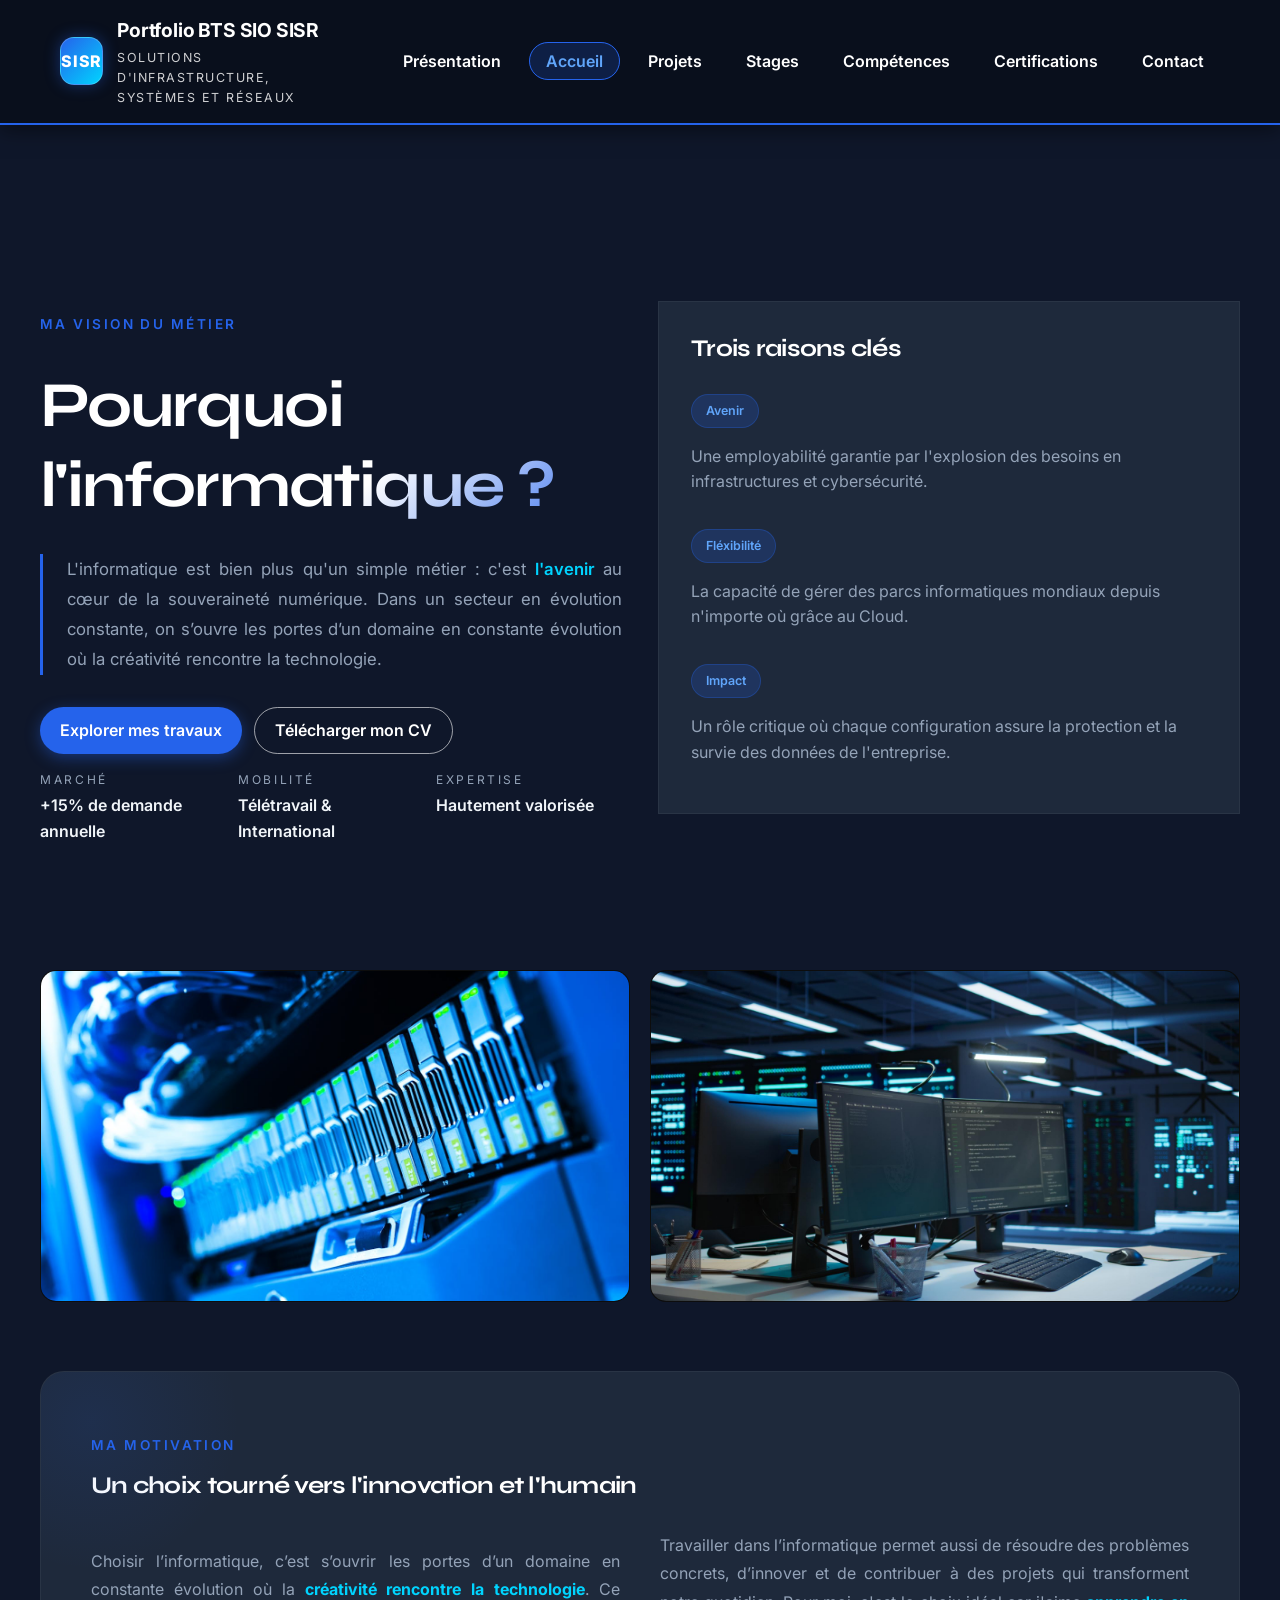
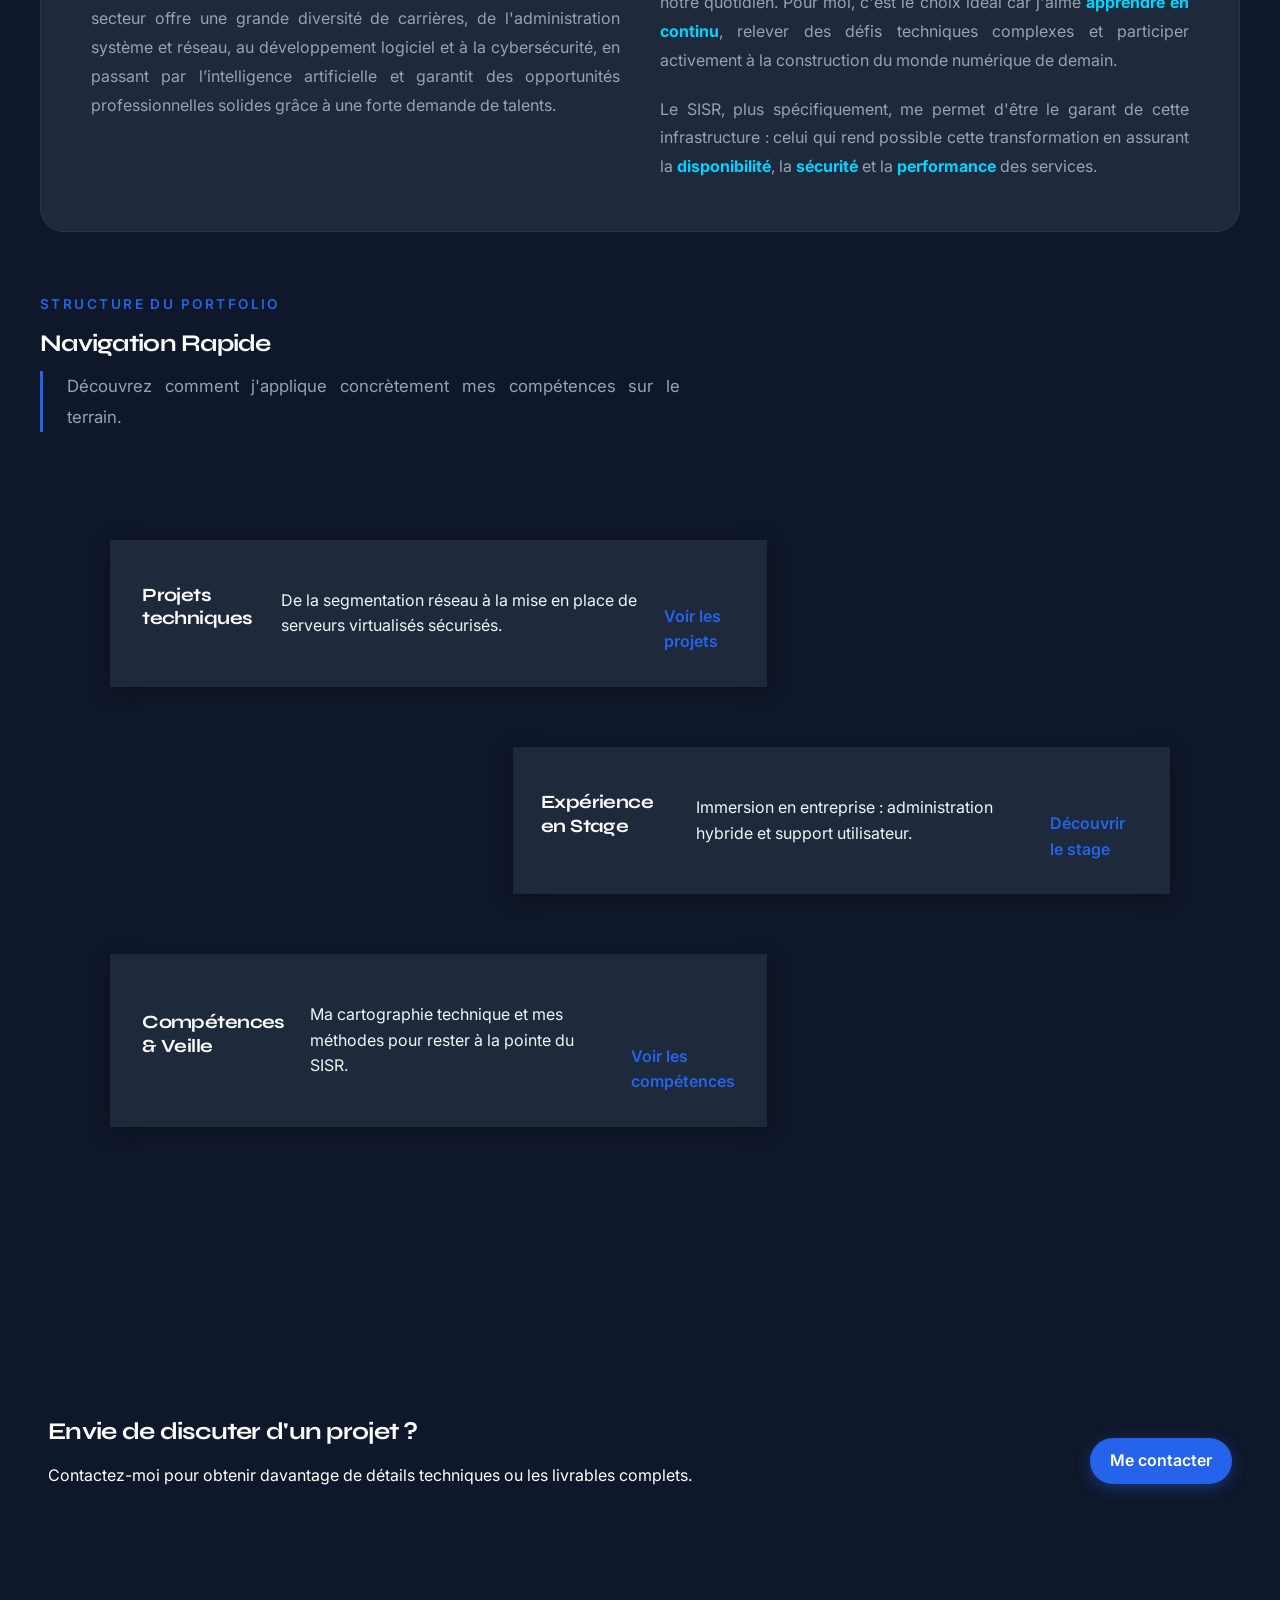
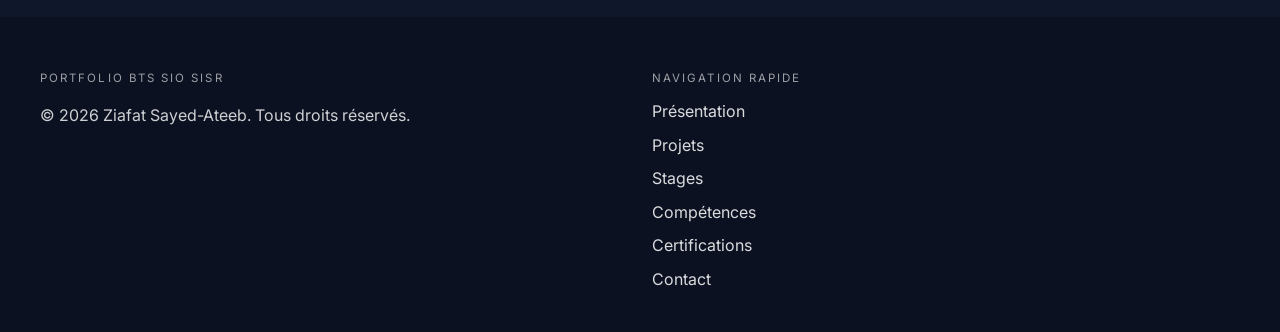
<file: index.html>
<!DOCTYPE html>
<html lang="fr">
<head>
  <meta charset="UTF-8">
  <meta name="viewport" content="width=device-width, initial-scale=1.0">
  <title>Portfolio BTS SIO SISR — Accueil</title>
  <link href="https://fonts.googleapis.com/css2?family=Montserrat:wght@700;800&family=Syne:wght@700;800&family=Inter:wght@400;500;600&display=swap" rel="stylesheet">
  <link rel="stylesheet" href="style.css">
</head>
<body class="page page-home">
  <a href="#contenu" class="skip-link">Aller au contenu principal</a>
  <header class="site-header" role="banner">
    <div class="container">
      <a class="brand" href="index.html">
        <span class="brand-mark" aria-hidden="true">SISR</span>
        <span class="brand-text">
          <span class="brand-title">Portfolio BTS&nbsp;SIO&nbsp;SISR</span>
          <span class="brand-subtitle">Solutions d'Infrastructure, Systèmes et Réseaux</span>
        </span>
      </a>
      <input type="checkbox" id="nav-toggle" class="nav-toggle" aria-label="Ouvrir la navigation">
      <label for="nav-toggle" class="nav-toggle-label" aria-hidden="true">
        <span></span>
      </label>
      <nav class="site-nav" aria-label="Navigation principale">
        <ul class="nav-list">
          <li><a href="presentation.html">Présentation</a></li>
          <li><a class="is-active" href="index.html">Accueil</a></li>
          <li><a href="projets.html">Projets</a></li>
          <li><a href="stage.html">Stages</a></li>
          <li><a href="competences.html">Compétences</a></li>
          <li><a href="lab.html">Certifications</a></li>
          <li><a href="contact.html">Contact</a></li>
        </ul>
      </nav>
    </div>
  </header>

  <main id="contenu" class="site-main">
    <section class="page-hero hero-home">
      <div class="container hero-grid">
        <div class="hero-copy">
          <p class="eyebrow">Ma Vision du Métier</p>
          <h1>Pourquoi l'informatique ?</h1>
          <p class="lead" style="text-align: justify;">
            L'informatique est bien plus qu'un simple métier : c'est <strong>l'avenir</strong> au cœur de la souveraineté numérique. Dans un secteur en évolution constante, on s’ouvre les portes d’un domaine en constante évolution où la créativité rencontre la technologie.

          <div class="hero-actions">
            <a class="btn primary" href="projets.html">Explorer mes travaux</a>
            <a class="btn ghost" href="contact.html">Télécharger mon CV</a>
          </div>
          
          <dl class="stat-list">
            <div>
              <dt>Marché</dt>
              <dd>+15% de demande annuelle</dd>
            </div>
            <div>
              <dt>Mobilité</dt>
              <dd>Télétravail & International</dd>
            </div>
            <div>
              <dt>Expertise</dt>
              <dd>Hautement valorisée</dd>
            </div>
          </dl>
        </div>

        <aside class="hero-panel" aria-label="Les 3 piliers">
          <h2>Trois raisons clés</h2>
          <ul class="key-points">
            <li>
              <span class="badge">Avenir</span>
              <p>Une employabilité garantie par l'explosion des besoins en infrastructures et cybersécurité.</p>
            </li>
            <li>
              <span class="badge">Fléxibilité</span>
              <p>La capacité de gérer des parcs informatiques mondiaux depuis n'importe où grâce au Cloud.</p>
            </li>
            <li>
              <span class="badge">Impact</span>
              <p>Un rôle critique où chaque configuration assure la protection et la survie des données de l'entreprise.</p>
            </li>
          </ul>
        </aside>
      </div>
    </section>

    <section class="photo-showcase">
  <div class="container gallery-grid">
    <div class="photo-wrapper">
      <img src="images/ser.jpg" alt="Infrastructure">
      <div class="photo-overlay">
        <span>Infrastructure & Performance</span>
      </div>
    </div>
    <div class="photo-wrapper">
      <img src="images/cyber.jpg" alt="Sécurité">
      <div class="photo-overlay">
        <span>Analyse & Sécurité</span>
      </div>
    </div>
  </div>
</section>

    <section class="content-section focus-vision">
  <div class="container">
    <div class="vision-detailed-box">
      <header class="section-header">
        <p class="eyebrow">Ma Motivation</p>
        <h2>Un choix tourné vers l'innovation et l'humain</h2>
      </header>
      <div class="vision-text">
        <p>
          Choisir l’informatique, c’est s’ouvrir les portes d’un domaine en constante évolution où la <strong>créativité rencontre la technologie</strong>. Ce secteur offre une grande diversité de carrières, de l'administration système et réseau, au développement logiciel et à la cybersécurité, en passant par l’intelligence artificielle et garantit des opportunités professionnelles solides grâce à une forte demande de talents.
        </p>
        <p>
          Travailler dans l’informatique permet aussi de résoudre des problèmes concrets, d’innover et de contribuer à des projets qui transforment notre quotidien. Pour moi, c'est le choix idéal car j'aime <strong>apprendre en continu</strong>, relever des défis techniques complexes et participer activement à la construction du monde numérique de demain. 
        </p>
        <p>
          Le SISR, plus spécifiquement, me permet d'être le garant de cette infrastructure : celui qui rend possible cette transformation en assurant la <strong>disponibilité</strong>, la <strong>sécurité</strong> et la <strong>performance</strong> des services.
        </p>
      </div>
    </div>
  </div>
</section>


    <section class="content-section">
      <div class="container section-stack">
        <header class="section-header">
          <p class="eyebrow">Structure du portfolio</p>
          <h2>Navigation Rapide</h2>
          <p class="lead">Découvrez comment j'applique concrètement mes compétences sur le terrain.</p>
        </header>
        <div class="card-grid">
          <article class="card">
            <h3>Projets techniques</h3>
            <p>De la segmentation réseau à la mise en place de serveurs virtualisés sécurisés.</p>
            <a class="card-link" href="projets.html">Voir les projets</a>
          </article>
          <article class="card">
            <h3>Expérience en Stage</h3>
            <p>Immersion en entreprise : administration hybride et support utilisateur.</p>
            <a class="card-link" href="stage.html">Découvrir le stage</a>
          </article>
          <article class="card">
            <h3>Compétences & Veille</h3>
            <p>Ma cartographie technique et mes méthodes pour rester à la pointe du SISR.</p>
            <a class="card-link" href="competences.html">Voir les compétences</a>
          </article>
        </div>
      </div>
    </section>

    </main>

  <section class="cta-section">
      <div class="container cta-panel">
        <div>
          <h2>Envie de discuter d'un projet&nbsp;?</h2>
          <p>Contactez-moi pour obtenir davantage de détails techniques ou les livrables complets.</p>
        </div>
        <a class="btn primary" href="contact.html">Me contacter</a>
      </div>
    </section>
  </main>
  <footer class="site-footer" role="contentinfo">
    <div class="container footer-grid">
      <div>
        <p class="footer-title">Portfolio BTS&nbsp;SIO&nbsp;SISR</p>
        <p>&copy; 2026 Ziafat Sayed-Ateeb. Tous droits réservés.</p>
      </div>
      <div>
        <p class="footer-title">Navigation rapide</p>
        <ul class="footer-links">
          <li><a href="presentation.html">Présentation</a></li>
          <li><a href="projets.html">Projets</a></li>
          <li><a href="stage.html">Stages</a></li>
          <li><a href="competences.html">Compétences</a></li>
          <li><a href="lab.html">Certifications</a></li>
          <li><a href="contact.html">Contact</a></li>
        </ul>
      </div>
    </div>
  </footer>
</body>
</html>
</file>
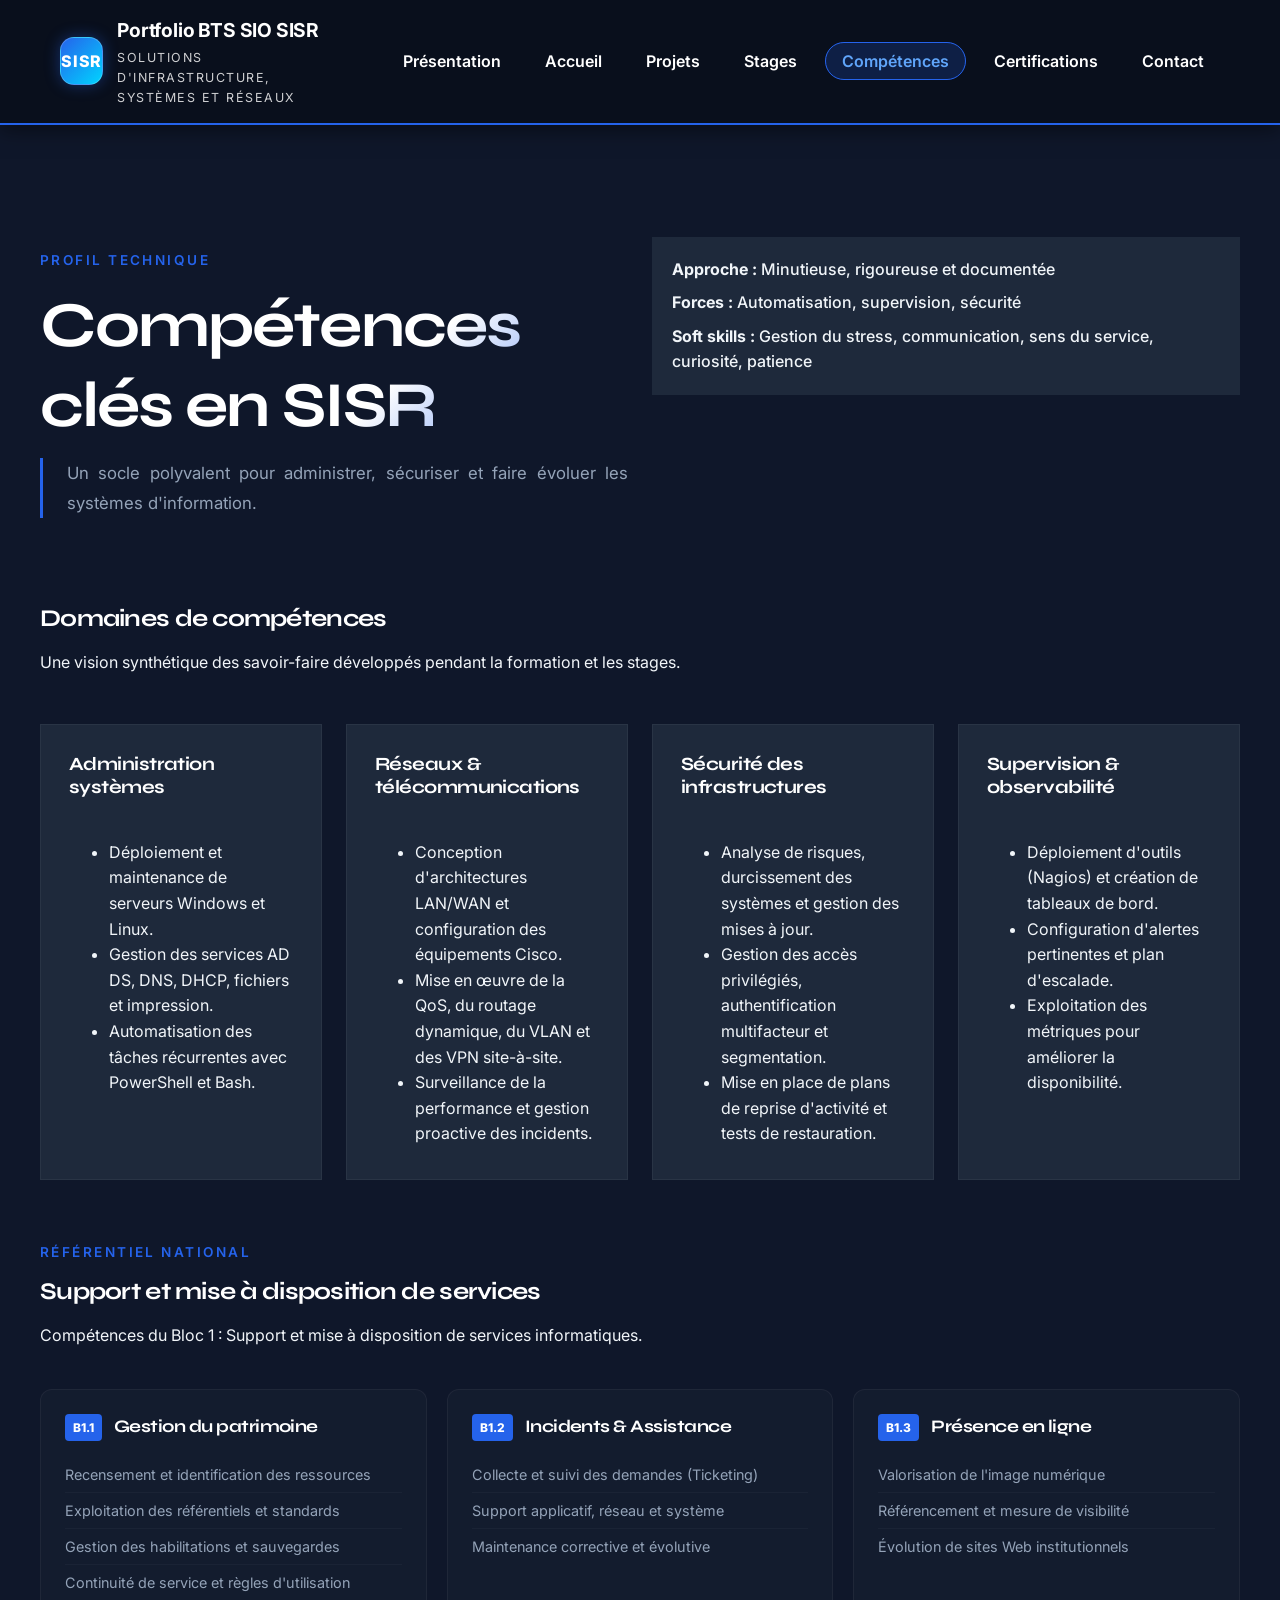
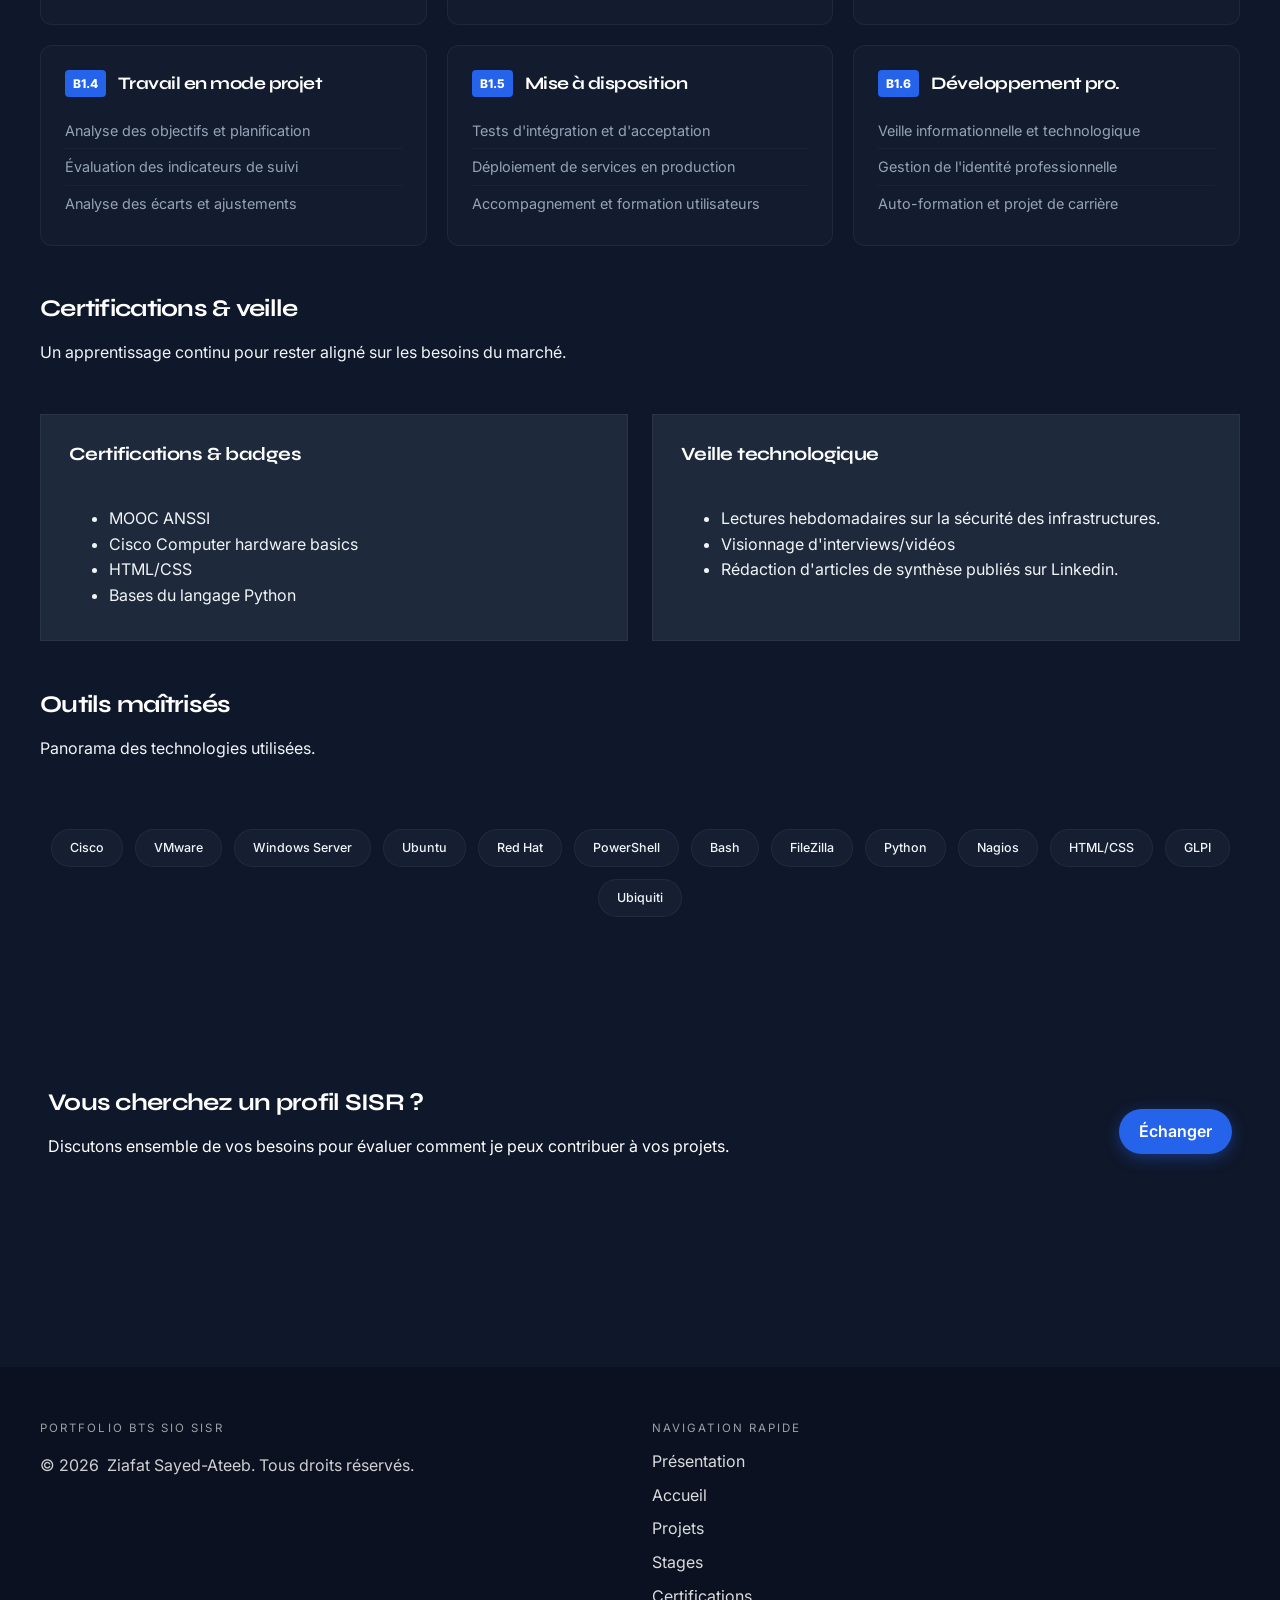
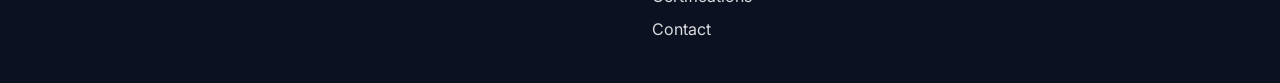
<file: competences.html>
<!DOCTYPE html>
<html lang="fr">
<head>
  <meta charset="UTF-8">
  <meta name="viewport" content="width=device-width, initial-scale=1.0">
  <title>Portfolio BTS SIO SISR — Compétences</title>
  <link href="https://fonts.googleapis.com/css2?family=Montserrat:wght@700;800&family=Syne:wght@700;800&family=Inter:wght@400;500;600&display=swap" rel="stylesheet">
  <link rel="stylesheet" href="style.css">
</head>


<body class="page page-competences">
  <a href="#contenu" class="skip-link">Aller au contenu principal</a>
  <header class="site-header" role="banner">
    <div class="container">
      <a class="brand" href="index.html">
        <span class="brand-mark" aria-hidden="true">SISR</span>
        <span class="brand-text">
          <span class="brand-title">Portfolio BTS&nbsp;SIO&nbsp;SISR</span>
          <span class="brand-subtitle">Solutions d'Infrastructure, Systèmes et Réseaux</span>
        </span>
      </a>


      <input type="checkbox" id="nav-toggle" class="nav-toggle" aria-label="Ouvrir la navigation">
      <label for="nav-toggle" class="nav-toggle-label" aria-hidden="true">
        <span></span>
      </label>


      <nav class="site-nav" aria-label="Navigation principale">
        <ul class="nav-list">
		  <li><a href="presentation.html">Présentation</a></li>
          <li><a href="index.html">Accueil</a></li>
          <li><a href="projets.html">Projets</a></li>
          <li><a href="stage.html">Stages</a></li>
          <li><a class="is-active" href="competences.html">Compétences</a></li>
          <li><a href="lab.html">Certifications</a></li>
          <li><a href="contact.html">Contact</a></li>
        </ul>
      </nav>


    </div>
  </header>
  <main id="contenu" class="site-main">
    <section class="page-header">
      <div class="container header-grid">
        <div>
          <p class="eyebrow">Profil technique</p>
          <h1>Compétences clés en SISR</h1>
          <p class="lead">Un socle polyvalent pour administrer, sécuriser et faire évoluer les systèmes d'information.</p>
        </div>
        <ul class="highlight-list">
          <li><strong>Approche :</strong> Minutieuse, rigoureuse et documentée</li>
          <li><strong>Forces :</strong> Automatisation, supervision, sécurité</li>
          <li><strong>Soft skills :</strong> Gestion du stress, communication, sens du service, curiosité, patience</li>
        </ul>
      </div>
    </section>

    <section class="content-section">
      <div class="container section-stack">
        <header class="section-header">
          <h2>Domaines de compétences</h2>
          <p>Une vision synthétique des savoir-faire développés pendant la formation et les stages.</p>
        </header>
        <div class="skill-grid">
          <article class="skill-card">
            <h3>Administration systèmes</h3>
            <ul>
              <li>Déploiement et maintenance de serveurs Windows et Linux.</li>
              <li>Gestion des services AD DS, DNS, DHCP, fichiers et impression.</li>
              <li>Automatisation des tâches récurrentes avec PowerShell et Bash.</li>
            </ul>
          </article>
          <article class="skill-card">
            <h3>Réseaux &amp; télécommunications</h3>
            <ul>
              <li>Conception d'architectures LAN/WAN et configuration des équipements Cisco.</li>
              <li>Mise en œuvre de la QoS, du routage dynamique, du VLAN et des VPN site-à-site.</li>
              <li>Surveillance de la performance et gestion proactive des incidents.</li>
            </ul>
          </article>
          <article class="skill-card">
            <h3>Sécurité des infrastructures</h3>
            <ul>
              <li>Analyse de risques, durcissement des systèmes et gestion des mises à jour.</li>
              <li>Gestion des accès privilégiés, authentification multifacteur et segmentation.</li>
              <li>Mise en place de plans de reprise d'activité et tests de restauration.</li>
            </ul>
          </article>
          <article class="skill-card">
            <h3>Supervision &amp; observabilité</h3>
            <ul>
              <li>Déploiement d'outils (Nagios) et création de tableaux de bord.</li>
              <li>Configuration d'alertes pertinentes et plan d'escalade.</li>
              <li>Exploitation des métriques pour améliorer la disponibilité.</li>
            </ul>
          </article>
        </div>
      </div>
    </section>

    <section class="content-section referentiel-section">
  <div class="container">
    <header class="section-header">
      <p class="eyebrow">Référentiel National</p>
      <h2>Support et mise à disposition de services</h2>
      <p>Compétences du Bloc 1 : Support et mise à disposition de services informatiques.</p>
    </header>

    <div class="ref-grid">
      <article class="ref-item">
        <div class="ref-header">
          <span class="ref-code">B1.1</span>
          <h3>Gestion du patrimoine</h3>
        </div>
        <ul class="ref-list">
          <li>Recensement et identification des ressources</li>
          <li>Exploitation des référentiels et standards</li>
          <li>Gestion des habilitations et sauvegardes</li>
          <li>Continuité de service et règles d'utilisation</li>
        </ul>
      </article>

      <article class="ref-item">
        <div class="ref-header">
          <span class="ref-code">B1.2</span>
          <h3>Incidents & Assistance</h3>
        </div>
        <ul class="ref-list">
          <li>Collecte et suivi des demandes (Ticketing)</li>
          <li>Support applicatif, réseau et système</li>
          <li>Maintenance corrective et évolutive</li>
        </ul>
      </article>

      <article class="ref-item">
        <div class="ref-header">
          <span class="ref-code">B1.3</span>
          <h3>Présence en ligne</h3>
        </div>
        <ul class="ref-list">
          <li>Valorisation de l'image numérique</li>
          <li>Référencement et mesure de visibilité</li>
          <li>Évolution de sites Web institutionnels</li>
        </ul>
      </article>

      <article class="ref-item">
        <div class="ref-header">
          <span class="ref-code">B1.4</span>
          <h3>Travail en mode projet</h3>
        </div>
        <ul class="ref-list">
          <li>Analyse des objectifs et planification</li>
          <li>Évaluation des indicateurs de suivi</li>
          <li>Analyse des écarts et ajustements</li>
        </ul>
      </article>

      <article class="ref-item">
        <div class="ref-header">
          <span class="ref-code">B1.5</span>
          <h3>Mise à disposition</h3>
        </div>
        <ul class="ref-list">
          <li>Tests d'intégration et d'acceptation</li>
          <li>Déploiement de services en production</li>
          <li>Accompagnement et formation utilisateurs</li>
        </ul>
      </article>

      <article class="ref-item">
        <div class="ref-header">
          <span class="ref-code">B1.6</span>
          <h3>Développement pro.</h3>
        </div>
        <ul class="ref-list">
          <li>Veille informationnelle et technologique</li>
          <li>Gestion de l'identité professionnelle</li>
          <li>Auto-formation et projet de carrière</li>
        </ul>
      </article>
    </div>
  </div>
</section>

    <section class="content-section alt">
      <div class="container section-stack">
        <header class="section-header">
          <h2>Certifications &amp; veille</h2>
          <p>Un apprentissage continu pour rester aligné sur les besoins du marché.</p>
        </header>
        <div class="summary-grid">
          <article class="summary-card">
            <h3>Certifications &amp; badges</h3>
            <ul>
              <li>MOOC ANSSI</li>
              <li>Cisco Computer hardware basics</li>
              <li>HTML/CSS</li>
              <li>Bases du langage Python</li>
            </ul>
          </article>
          <article class="summary-card">
            <h3>Veille technologique</h3>
            <ul>
              <li>Lectures hebdomadaires sur la sécurité des infrastructures.</li>
              <li>Visionnage d'interviews/vidéos</li>
              <li>Rédaction d'articles de synthèse publiés sur Linkedin.</li>
            </ul>
          </article>
        </div>
      </div>
    </section>

    <section class="content-section">
      <div class="container section-stack">
        <header class="section-header">
          <h2>Outils maîtrisés</h2>
          <p>Panorama des technologies utilisées.</p>
        </header>
        <ul class="tool-list">
          <li><span class="badge">Cisco</span></li>
          <li><span class="badge">VMware</span></li>
          <li><span class="badge">Windows Server</span></li>
          <li><span class="badge">Ubuntu</span></li>
          <li><span class="badge">Red Hat</span></li>
          <li><span class="badge">PowerShell</span></li>
          <li><span class="badge">Bash</span></li>
          <li><span class="badge">FileZilla</span></li>
          <li><span class="badge">Python</span></li>
          <li><span class="badge">Nagios</span></li>
          <li><span class="badge">HTML/CSS</span></li>
          <li><span class="badge">GLPI</span></li>
          <li><span class="badge">Ubiquiti</span></li>
        </ul>
      </div>
    </section>

    <section class="cta-section">
      <div class="container cta-panel">
        <div>
          <h2>Vous cherchez un profil SISR&nbsp;?</h2>
          <p>Discutons ensemble de vos besoins pour évaluer comment je peux contribuer à vos projets.</p>
        </div>
        <a class="btn primary" href="contact.html">Échanger</a>
      </div>
    </section>
  </main>
  <footer class="site-footer" role="contentinfo">
    <div class="container footer-grid">
      <div>
        <p class="footer-title">Portfolio BTS&nbsp;SIO&nbsp;SISR</p>
        <p>&copy; 2026 &nbsp;Ziafat Sayed-Ateeb. Tous droits réservés.</p>
      </div>
      <div>
        <p class="footer-title">Navigation rapide</p>
        <ul class="footer-links">
          <li><a href="presentation.html">Présentation</a></li>
          <li><a href="index.html">Accueil</a></li>
          <li><a href="projets.html">Projets</a></li>
          <li><a href="stage.html">Stages</a></li>
          <li><a href="lab.html">Certifications</a></li>
          <li><a href="contact.html">Contact</a></li>
        </ul>
      </div>
    </div>
  </footer>
</body>
</html>
</file>
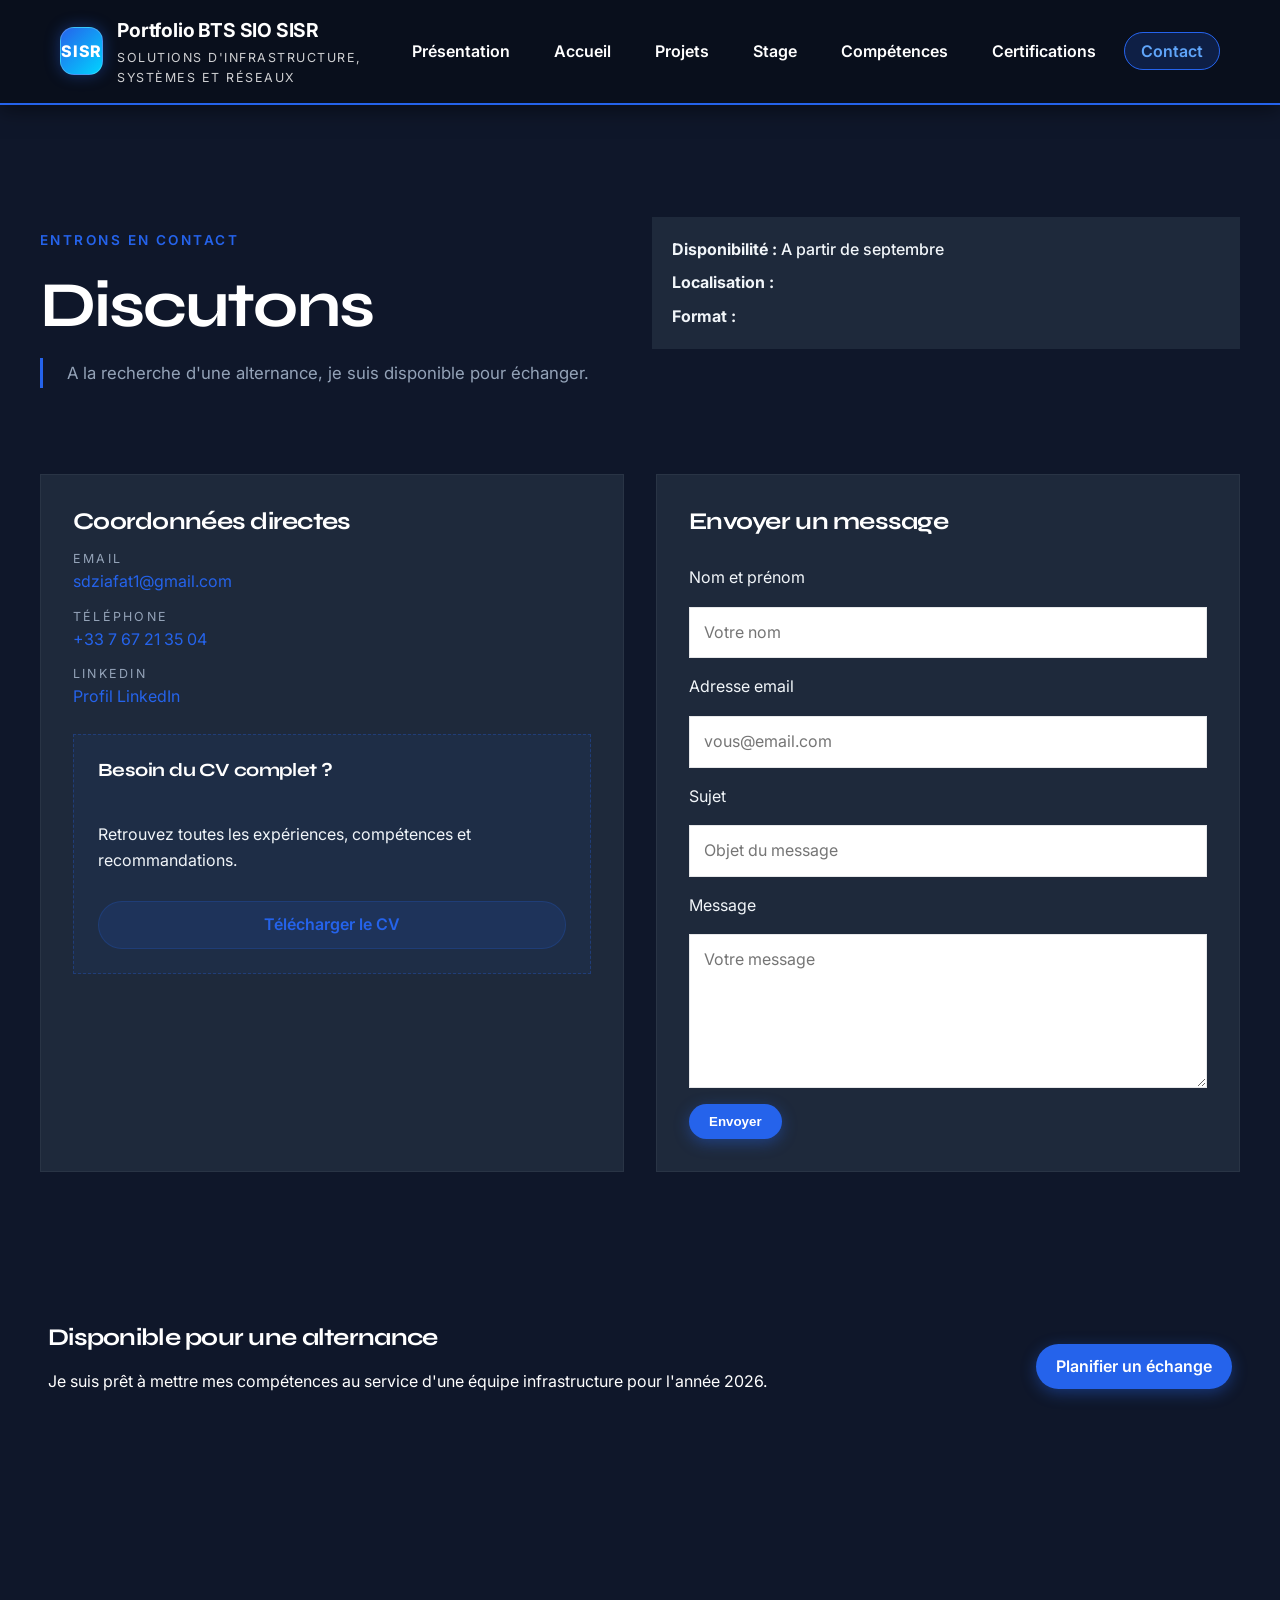
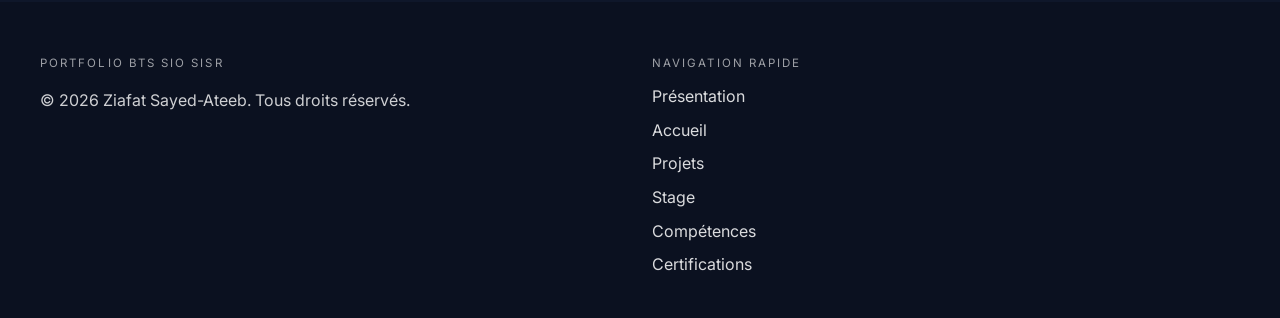
<file: contact.html>
<!DOCTYPE html>
<html lang="fr">
<head>
  <meta charset="UTF-8">
  <meta name="viewport" content="width=device-width, initial-scale=1.0">
  <title>Portfolio BTS SIO SISR — Contact</title>
  <link href="https://fonts.googleapis.com/css2?family=Montserrat:wght@700;800&family=Syne:wght@700;800&family=Inter:wght@400;500;600&display=swap" rel="stylesheet">
  <link rel="stylesheet" href="style.css">
</head>
<body class="page page-contact">
  <a href="#contenu" class="skip-link">Aller au contenu principal</a>
  <header class="site-header" role="banner">
    <div class="container">
      <a class="brand" href="index.html">
        <span class="brand-mark" aria-hidden="true">SISR</span>
        <span class="brand-text">
          <span class="brand-title">Portfolio BTS&nbsp;SIO&nbsp;SISR</span>
          <span class="brand-subtitle">Solutions d'Infrastructure, Systèmes et Réseaux</span>
        </span>
      </a>
      <input type="checkbox" id="nav-toggle" class="nav-toggle" aria-label="Ouvrir la navigation">
      <label for="nav-toggle" class="nav-toggle-label" aria-hidden="true">
        <span></span>
      </label>
      <nav class="site-nav" aria-label="Navigation principale">
        <ul class="nav-list">
		  <li><a href="presentation.html">Présentation</a></li>
          <li><a href="index.html">Accueil</a></li>
          <li><a href="projets.html">Projets</a></li>
          <li><a href="stage.html">Stage</a></li>
          <li><a href="competences.html">Compétences</a></li>
          <li><a href="lab.html">Certifications</a></li>
          <li><a class="is-active" href="contact.html">Contact</a></li>
        </ul>
      </nav>
    </div>
  </header>
  <main id="contenu" class="site-main">
    <section class="page-header">
      <div class="container header-grid">
        <div>
          <p class="eyebrow">Entrons en contact</p>
          <h1>Discutons</h1>
          <p class="lead">A la recherche d'une alternance, je suis disponible pour échanger.</p>
        </div>
        <ul class="highlight-list">
          <li><strong>Disponibilité :</strong> A partir de septembre</li>
          <li><strong>Localisation :</strong></li>
          <li><strong>Format :</strong></li>
        </ul>
      </div>
    </section>

    <section class="content-section">
      <div class="container section-stack contact-grid">
        <div class="contact-panel">
          <h2>Coordonnées directes</h2>
          <ul class="contact-list">
            <li>
              <span class="contact-label">Email</span>
              <a href="mailto:prenom.nom@email.com">sdziafat1@gmail.com</a>
            </li>
            <li>
              <span class="contact-label">Téléphone</span>
              <a href="tel:+33123456789">+33 7 67 21 35 04</a>
            </li>
            <li>
              <span class="contact-label">LinkedIn</span>
              <a href="https://www.linkedin.com/in/sayed-ateeb-ziafat-020741315/" target="_blank" rel="noreferrer">Profil LinkedIn</a>
            </li>
          </ul>
          <div class="download-card">
            <h3>Besoin du CV complet&nbsp;?</h3>
            <p>Retrouvez toutes les expériences, compétences et recommandations.</p>
            <a class="btn secondary" href="#">Télécharger le CV</a>
          </div>
        </div>
        <form class="contact-form" action="#" method="post">
          <h2>Envoyer un message</h2>
          <label for="nom">Nom et prénom</label>
          <input type="text" id="nom" name="nom" placeholder="Votre nom" required>

          <label for="email">Adresse email</label>
          <input type="email" id="email" name="email" placeholder="vous@email.com" required>

          <label for="sujet">Sujet</label>
          <input type="text" id="sujet" name="sujet" placeholder="Objet du message" required>

          <label for="message">Message</label>
          <textarea id="message" name="message" rows="5" placeholder="Votre message" required></textarea>

          <button class="btn primary" type="submit">Envoyer</button>
        </form>
      </div>
    </section>

    <section class="cta-section">
      <div class="container cta-panel">
        <div>
          <h2>Disponible pour une alternance</h2>
          <p>Je suis prêt à mettre mes compétences au service d'une équipe infrastructure pour l'année 2026.</p>
        </div>
        <a class="btn primary" href="mailto:prenom.nom@email.com">Planifier un échange</a>
      </div>
    </section>
  </main>
  <footer class="site-footer" role="contentinfo">
    <div class="container footer-grid">
      <div>
        <p class="footer-title">Portfolio BTS&nbsp;SIO&nbsp;SISR</p>
        <p>&copy; 2026 Ziafat Sayed-Ateeb. Tous droits réservés.</p>
      </div>
      <div>
        <p class="footer-title">Navigation rapide</p>
        <ul class="footer-links">
          <li><a href="presentation.html">Présentation</a></li>
          <li><a href="index.html">Accueil</a></li>
          <li><a href="projets.html">Projets</a></li>
          <li><a href="stage.html">Stage</a></li>
          <li><a href="competences.html">Compétences</a></li>
          <li><a href="lab.html">Certifications</a></li>
        </ul>
      </div>
    </div>
  </footer>
</body>
</html>
</file>
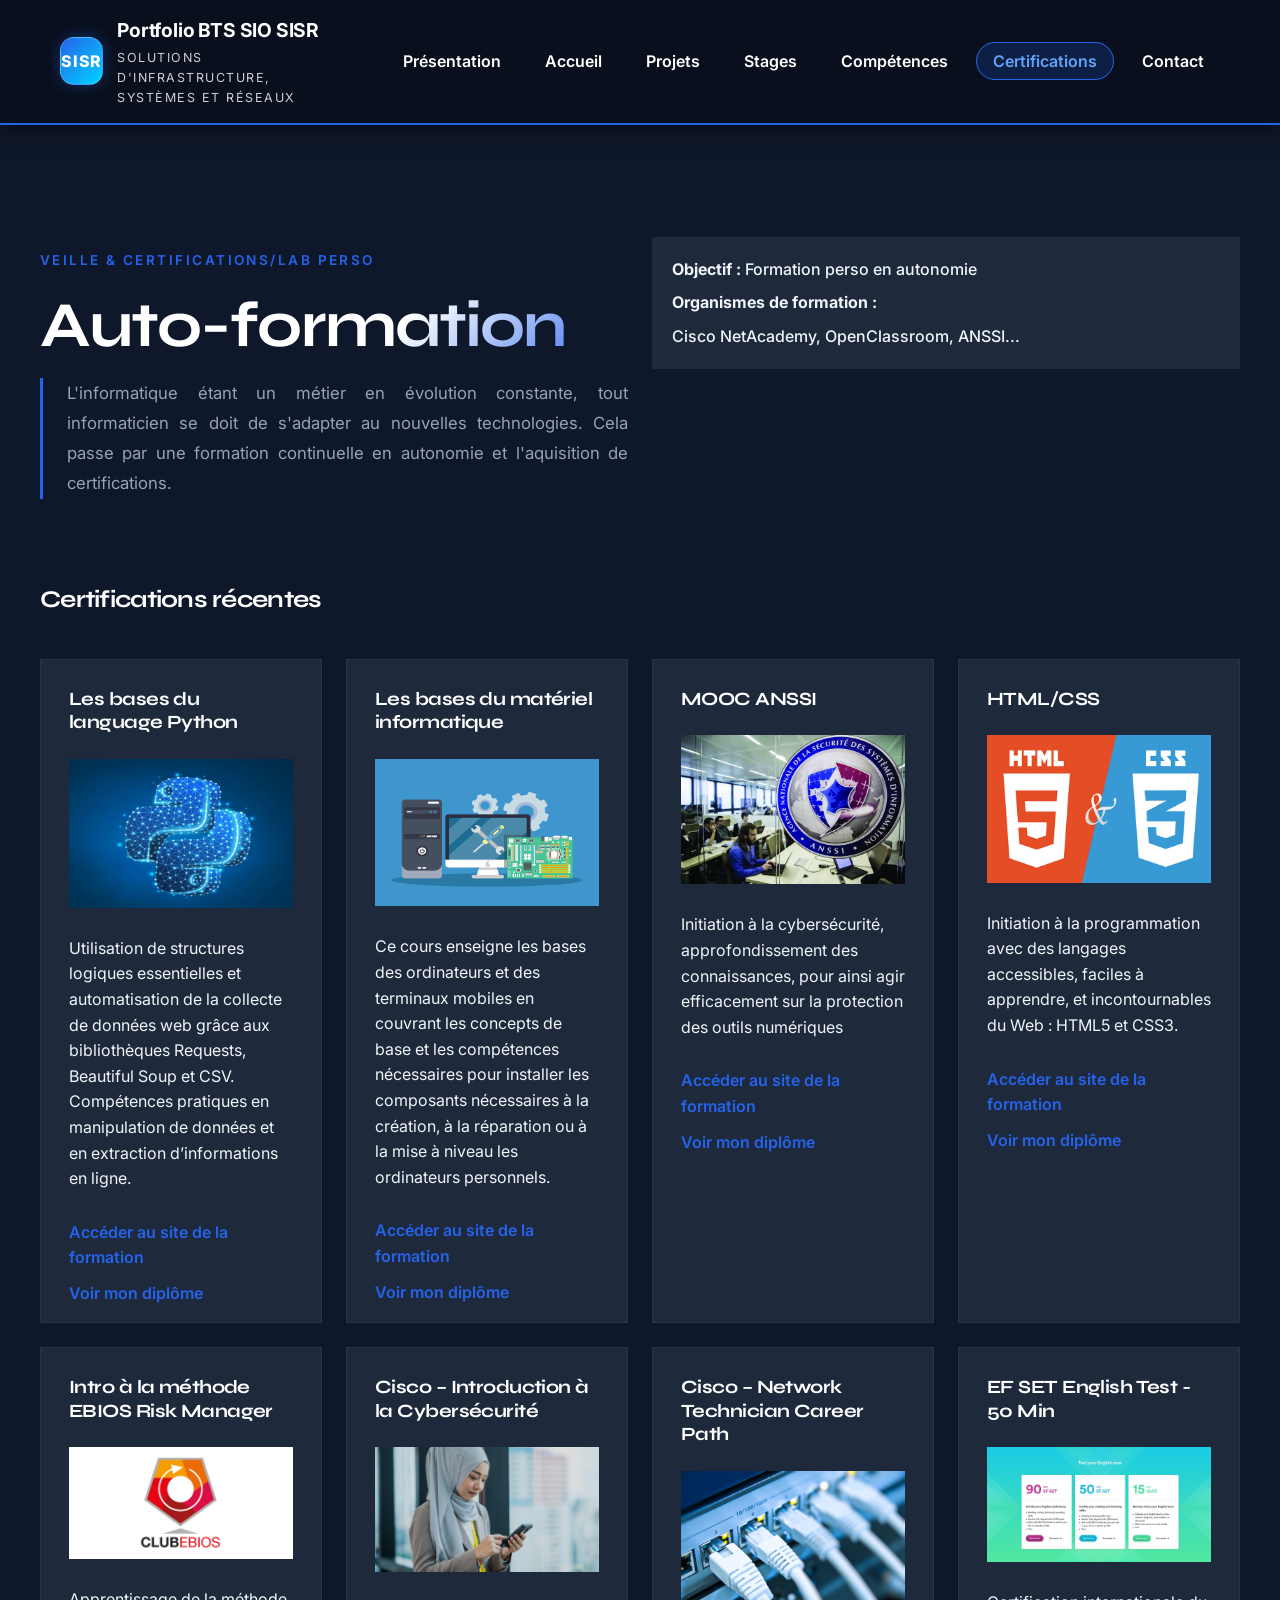
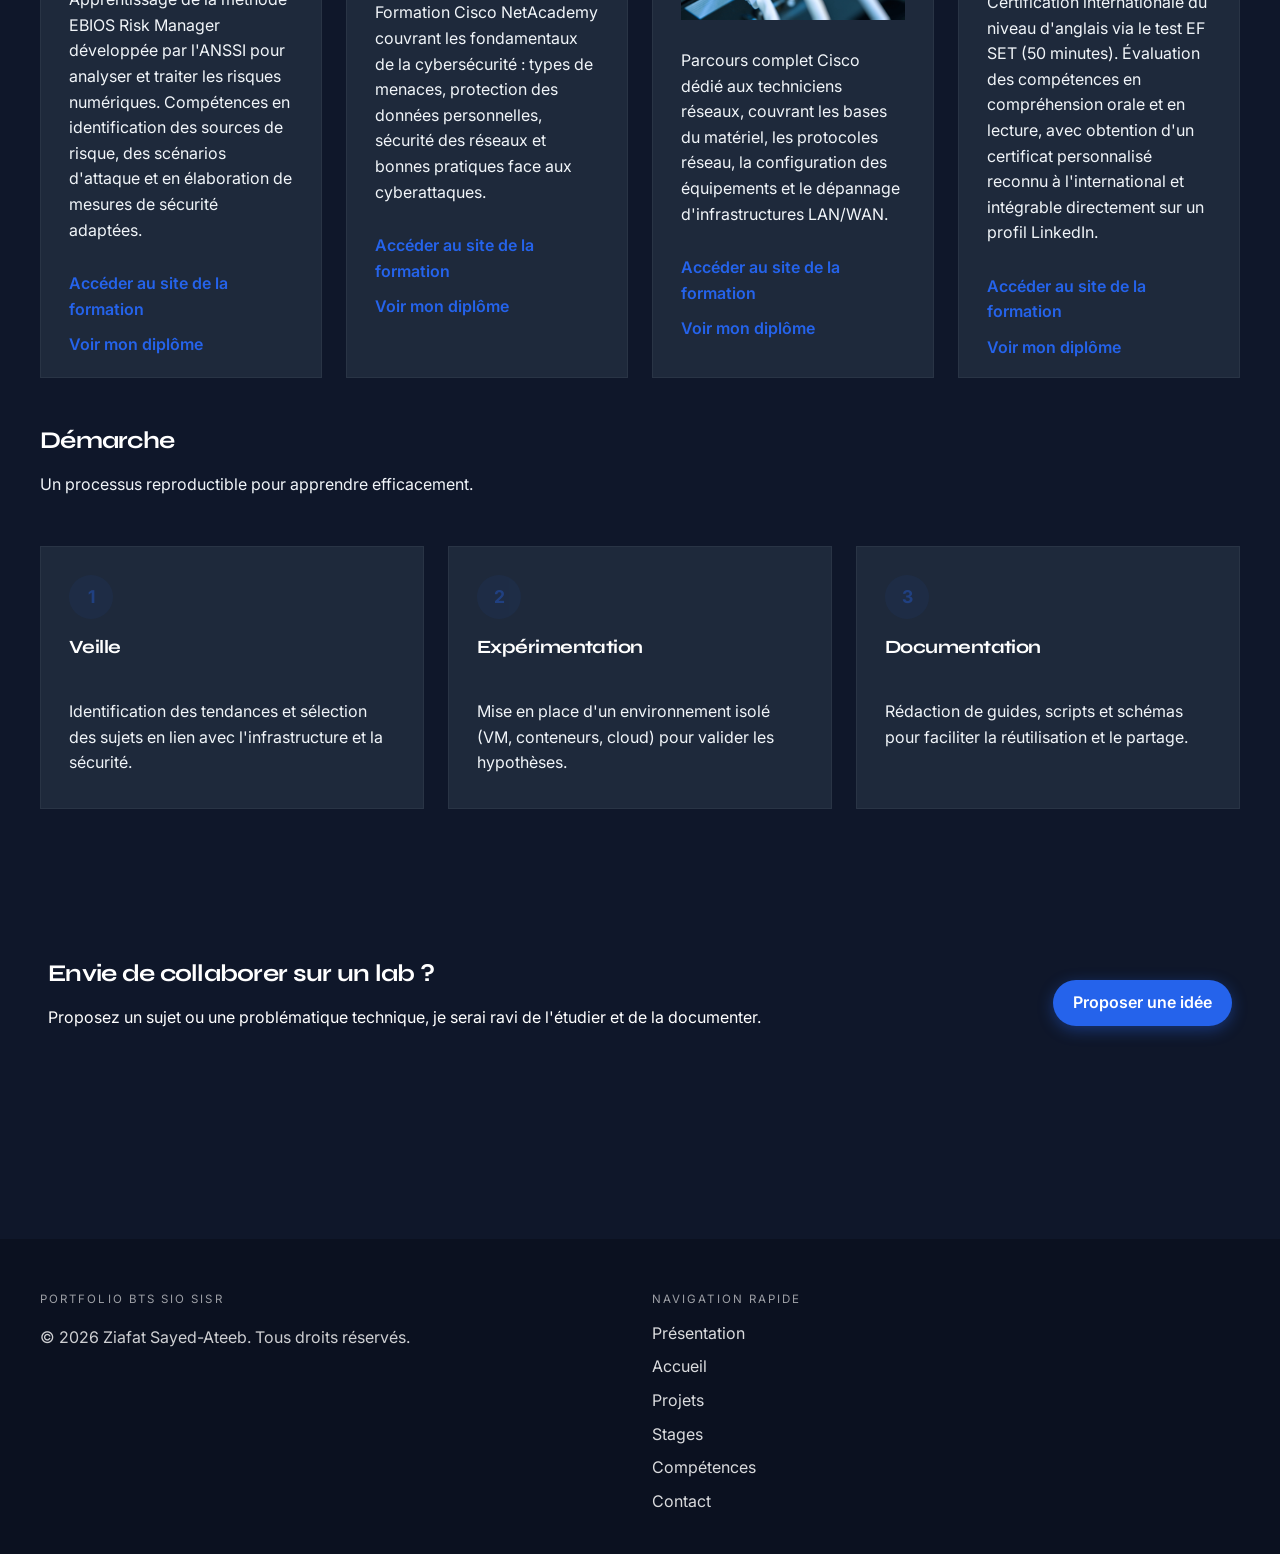
<file: lab.html>
<!DOCTYPE html>
<html lang="fr">
<head>
  <meta charset="UTF-8">
  <meta name="viewport" content="width=device-width, initial-scale=1.0">
  <title>Portfolio BTS SIO SISR — Lab</title>
  <link href="https://fonts.googleapis.com/css2?family=Montserrat:wght@700;800&family=Syne:wght@700;800&family=Inter:wght@400;500;600&display=swap" rel="stylesheet">
  <link rel="stylesheet" href="style.css">
</head>
<body class="page page-lab">
  <a href="#contenu" class="skip-link">Aller au contenu principal</a>
  <header class="site-header" role="banner">
    <div class="container">
      <a class="brand" href="index.html">
        <span class="brand-mark" aria-hidden="true">SISR</span>
        <span class="brand-text">
          <span class="brand-title">Portfolio BTS&nbsp;SIO&nbsp;SISR</span>
          <span class="brand-subtitle">Solutions d'Infrastructure, Systèmes et Réseaux</span>
        </span>
      </a>
      <input type="checkbox" id="nav-toggle" class="nav-toggle" aria-label="Ouvrir la navigation">
      <label for="nav-toggle" class="nav-toggle-label" aria-hidden="true">
        <span></span>
      </label>
      <nav class="site-nav" aria-label="Navigation principale">
        <ul class="nav-list">
		  <li><a href="presentation.html">Présentation</a></li>
          <li><a href="index.html">Accueil</a></li>
          <li><a href="projets.html">Projets</a></li>
          <li><a href="stage.html">Stages</a></li>
          <li><a href="competences.html">Compétences</a></li>
          <li><a class="is-active" href="lab.html">Certifications</a></li>
          <li><a href="contact.html">Contact</a></li>
        </ul>
      </nav>
    </div>
  </header>
  <main id="contenu" class="site-main">
    <section class="page-header">
      <div class="container header-grid">
        <div>
          <p class="eyebrow">Veille &amp; certifications/Lab perso</p>
          <h1>Auto-formation</h1>
          <p class="lead">L'informatique étant un métier en évolution constante, tout informaticien se doit de s'adapter au nouvelles technologies. Cela passe par une formation continuelle en autonomie et l'aquisition de certifications. </p>
        </div>
        <ul class="highlight-list">
          <li><strong>Objectif :</strong> Formation perso en autonomie</li>
          <li><strong>Organismes de formation :</strong> </li>
          <li>Cisco NetAcademy, OpenClassroom, ANSSI...</li>
        </ul>
      </div>
    </section>

    <section class="content-section">
      <div class="container section-stack">
        <header class="section-header">
          <h2>Certifications récentes</h2>
        </header>
        <div class="lab-grid">
          <article class="lab-card">
            <h3>Les bases du language Python</h3>
            <img src="images/python.jpg" alt="Python">
            <p>Utilisation de structures logiques essentielles et automatisation de la collecte de données web grâce aux bibliothèques Requests, Beautiful Soup et CSV. Compétences pratiques en manipulation de données et en extraction d’informations en ligne.</p>
            <div style="display:flex; gap:10px; flex-wrap:wrap;">
              <a class="card-link" href="https://openclassrooms.com/fr/courses/7168871-apprenez-les-bases-du-langage-python">Accéder au site de la formation</a>
              <a class="card-link" href="certifs//BasesPython/CertifPy.pdf" target="_blank">Voir mon diplôme</a>
            </div>              
          </article>
          <article class="lab-card">
            <h3>Les bases du matériel informatique</h3>
            <img src="images/matos.png" alt="it">
            <p>Ce cours enseigne les bases des ordinateurs et des terminaux mobiles en couvrant les concepts de base et les compétences nécessaires pour installer les composants nécessaires à la création, à la réparation ou à la mise à niveau les ordinateurs personnels.</p>
            <div style="display:flex; gap:10px; flex-wrap:wrap;">
              <a class="card-link" href="https://www.netacad.com/courses/computer-hardware-basics?courseLang=fr-FR&instance_id=1f6e9212-4dcd-441a-9772-9bdca380f8a3">Accéder au site de la formation</a>
              <a class="card-link" href="certifs/IT_ESSENTIALS (bases du matériel info)/Computer_Hardware_Basics_certificate.pdf" target="_blank">Voir mon diplôme</a>
            </div>          
          </article>
          <article class="lab-card">
            <h3>MOOC ANSSI</h3>
            <img src="images/anssi.png" alt="ANSSI">
            <p>Initiation à la cybersécurité, approfondissement des connaissances, pour ainsi agir efficacement sur la protection des outils numériques</p>
            <div style="display:flex; gap:10px; flex-wrap:wrap;">
              <a class="card-link" href="https://secnumacademie.gouv.fr/auth/login">Accéder au site de la formation</a>
              <a class="card-link" href="certifs/AttestationMOOCANSSI/AttestationMOOC.pdf" target="_blank">Voir mon diplôme</a>
            </div>              
          </article>
          
          <article class="lab-card">
            <h3>HTML/CSS</h3>
            <img src="images/HTML5.png" alt="HTML/CSS">
            <p>Initiation à la programmation avec des langages accessibles, faciles à apprendre, et incontournables du Web : HTML5 et CSS3.</p>
            <div style="display:flex; gap:10px; flex-wrap:wrap;">
              <a class="card-link" href="https://openclassrooms.com/fr/courses/1603881-creez-votre-site-web-avec-html5-et-css3?status=publishedS">Accéder au site de la formation</a>
              <a class="card-link" href="certifs/HTML-CSS/Html.png" target="_blank">Voir mon diplôme</a>
            </div>          
          </article>

          <article class="lab-card">
            <h3>Intro à la méthode EBIOS Risk Manager</h3>
            <img src="images/CLUBEBIOS.png" alt="EBIOS Risk Manager">
            <p>Apprentissage de la méthode EBIOS Risk Manager développée par l'ANSSI pour analyser et traiter les risques numériques. Compétences en identification des sources de risque, des scénarios d'attaque et en élaboration de mesures de sécurité adaptées.</p>
            <div style="display:flex; gap:10px; flex-wrap:wrap;">
              <a class="card-link" href="https://lms.club-ebios.org/formations/ebiosrm">Accéder au site de la formation</a>
              <a class="card-link" href="certifs/EbiosRiskCyber/certificatEbiosMOOC.pdf" target="_blank">Voir mon diplôme</a>
            </div>
          </article>
          <article class="lab-card">
            <h3>Cisco – Introduction à la Cybersécurité</h3>
            <img src="images/IntroCyberCisco.png" alt="Cisco Cybersécurité">
            <p>Formation Cisco NetAcademy couvrant les fondamentaux de la cybersécurité : types de menaces, protection des données personnelles, sécurité des réseaux et bonnes pratiques face aux cyberattaques.</p>
            <div style="display:flex; gap:10px; flex-wrap:wrap;">
              <a class="card-link" href="https://www.netacad.com/courses/introduction-to-cybersecurity?courseLang=fr-FR&instance_id=908b5bbe-57ff-40d8-b651-8d040677ce25">Accéder au site de la formation</a>
              <a class="card-link" href="certifs/Intro_Cyber_CISCO/Introduction_to_Cybersecurity_certificate_sdziafat1-gmail-com_398f68b5-4161-4a2b-afc3-b1bb4850c91c.pdf" target="_blank">Voir mon diplôme</a>
            </div>
          </article>
          <article class="lab-card">
            <h3>Cisco – Network Technician Career Path</h3>
            <img src="images/netdevice.jpg" alt="Cisco Network Technician">
            <p>Parcours complet Cisco dédié aux techniciens réseaux, couvrant les bases du matériel, les protocoles réseau, la configuration des équipements et le dépannage d'infrastructures LAN/WAN.</p>
            <div style="display:flex; gap:10px; flex-wrap:wrap;">
              <a class="card-link" href="https://www.netacad.com/exams/network-technician-pathway?courseLang=fr-FR&instance_id=14148eb8-47f7-4ec6-9d87-5c216337a6bf">Accéder au site de la formation</a>
              <a class="card-link" href="certifs/Examen Network Technician Career Path/Network_Technician_Career_Path_certificate.pdf" target="_blank">Voir mon diplôme</a>
            </div>
          </article>
          <article class="lab-card">
            <h3>EF SET English Test - 50 Min</h3>
            <img src="images/efsetcertif.jpg" alt="EF SET">
            <p>Certification internationale du niveau d'anglais via le test EF SET (50 minutes). 
                Évaluation des compétences en compréhension orale et en lecture, avec obtention 
                d'un certificat personnalisé reconnu à l'international et intégrable directement 
                sur un profil LinkedIn.
            </p>
            <div style="display:flex; gap:10px; flex-wrap:wrap;">
              <a class="card-link" href="https://www.efset.org/fr/about/">Accéder au site de la formation</a>
              <a class="card-link" href="certifs/EFSET/EFSETCertificate.pdf" target="_blank">Voir mon diplôme</a>
            </div>
          </article>
        </div>
      </div>
    </section>

    <section class="content-section alt">
      <div class="container section-stack">
        <header class="section-header">
          <h2>Démarche</h2>
          <p>Un processus reproductible pour apprendre efficacement.</p>
        </header>
        <div class="process-grid">
          <article class="step">
            <span class="step-index">1</span>
            <h3>Veille</h3>
            <p>Identification des tendances et sélection des sujets en lien avec l'infrastructure et la sécurité.</p>
          </article>
          <article class="step">
            <span class="step-index">2</span>
            <h3>Expérimentation</h3>
            <p>Mise en place d'un environnement isolé (VM, conteneurs, cloud) pour valider les hypothèses.</p>
          </article>
          <article class="step">
            <span class="step-index">3</span>
            <h3>Documentation</h3>
            <p>Rédaction de guides, scripts et schémas pour faciliter la réutilisation et le partage.</p>
          </article>
        </div>
      </div>
    </section>

    <section class="cta-section">
      <div class="container cta-panel">
        <div>
          <h2>Envie de collaborer sur un lab&nbsp;?</h2>
          <p>Proposez un sujet ou une problématique technique, je serai ravi de l'étudier et de la documenter.</p>
        </div>
        <a class="btn primary" href="contact.html">Proposer une idée</a>
      </div>
    </section>
  </main>
  <footer class="site-footer" role="contentinfo">
    <div class="container footer-grid">
      <div>
        <p class="footer-title">Portfolio BTS&nbsp;SIO&nbsp;SISR</p>
        <p>&copy; 2026 Ziafat Sayed-Ateeb. Tous droits réservés.</p>
      </div>
      <div>
        <p class="footer-title">Navigation rapide</p>
        <ul class="footer-links">
          <li><a href="presentation.html">Présentation</a></li>
          <li><a href="index.html">Accueil</a></li>
          <li><a href="projets.html">Projets</a></li>
          <li><a href="stage.html">Stages</a></li>
          <li><a href="competences.html">Compétences</a></li>
          <li><a href="contact.html">Contact</a></li>
        </ul>
      </div>
    </div>
  </footer>
</body>
</html>
</file>
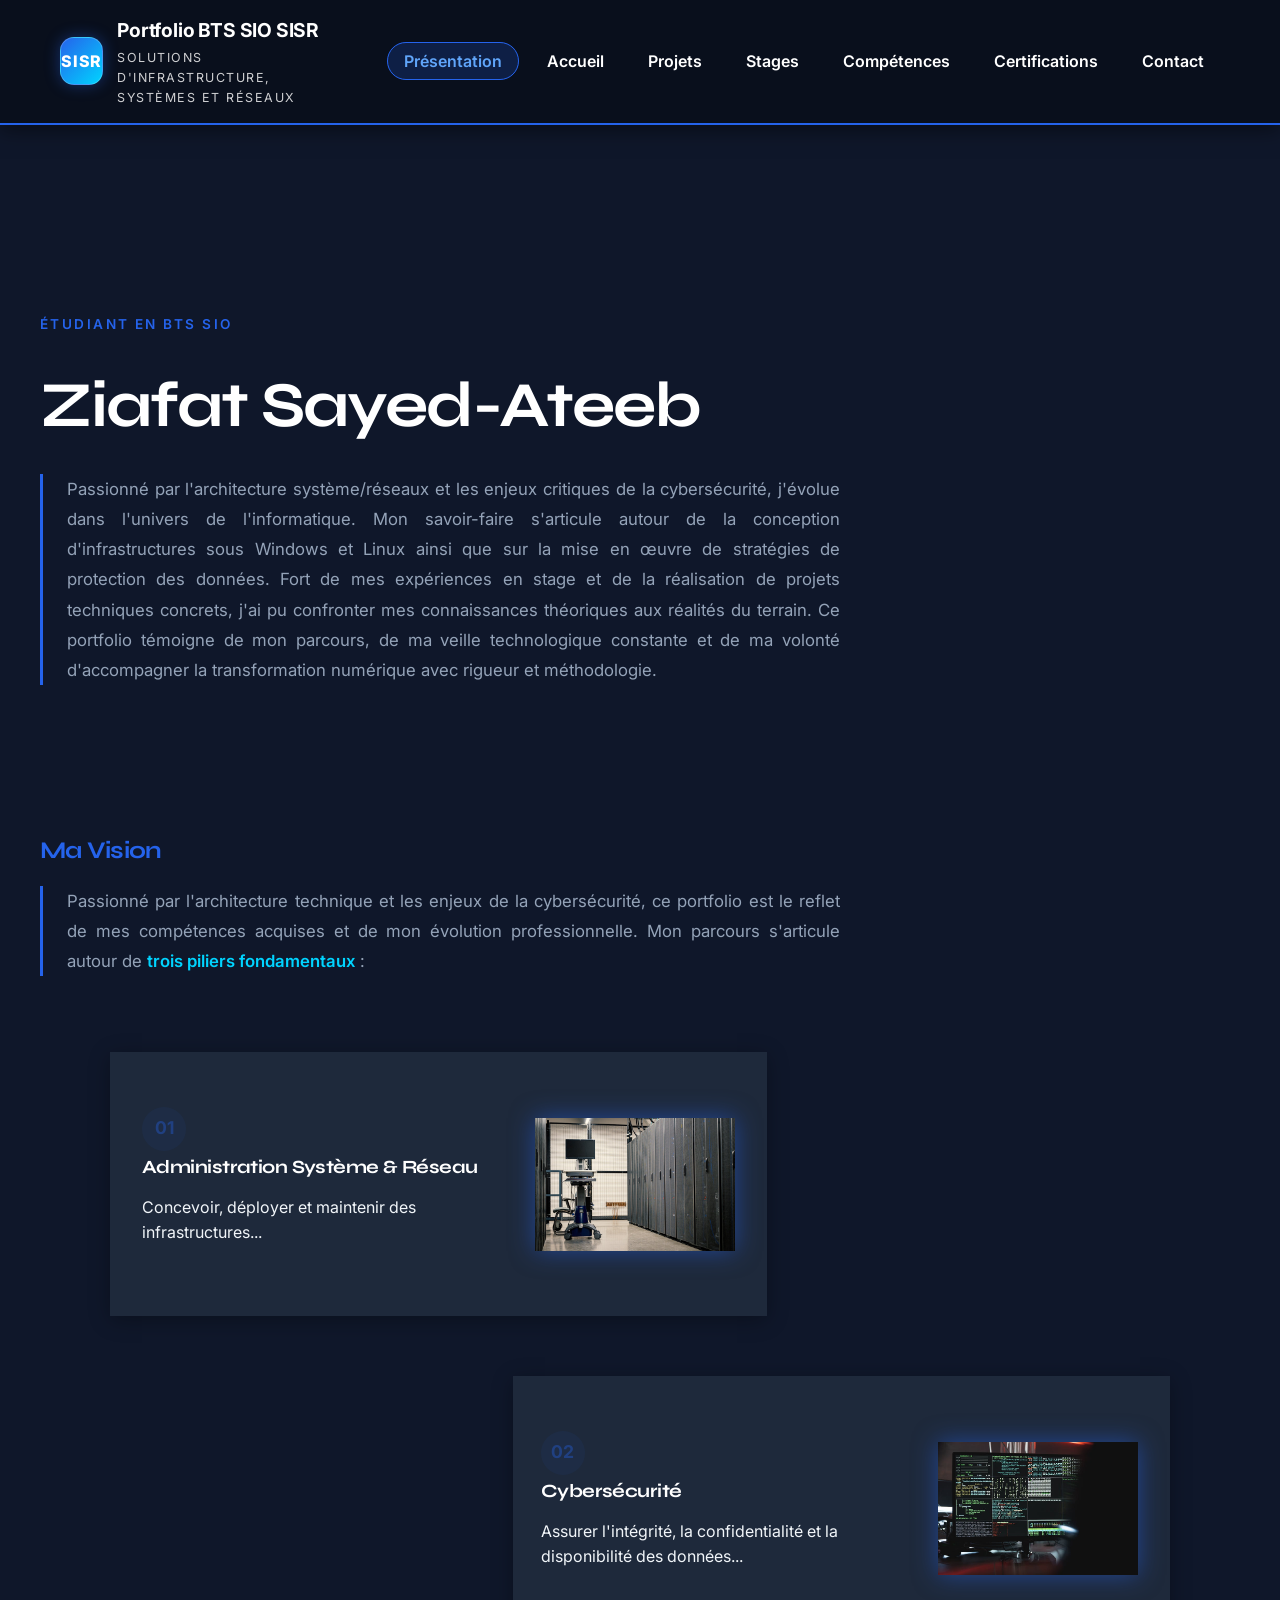
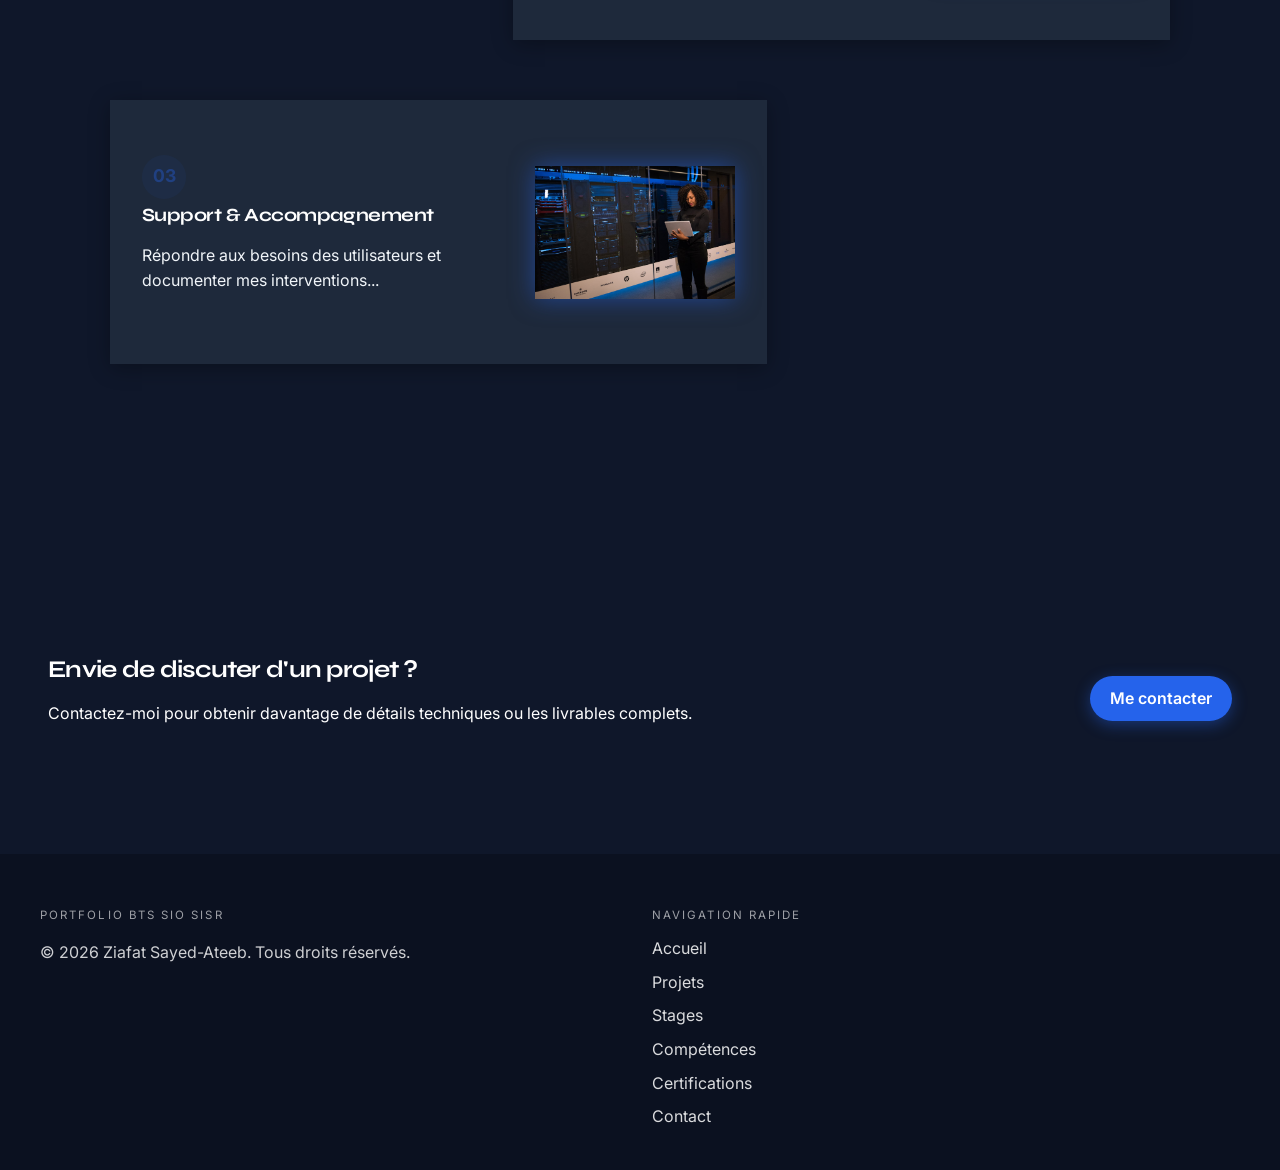
<file: presentation.html>
<!DOCTYPE html>
<html lang="fr">
<head>
  <meta charset="UTF-8">
  <meta name="viewport" content="width=device-width, initial-scale=1.0">
  <title>Portfolio BTS SIO SISR — Accueil</title>
  <link href="https://fonts.googleapis.com/css2?family=Montserrat:wght@700;800&family=Syne:wght@700;800&family=Inter:wght@400;500;600&display=swap" rel="stylesheet">
  <link rel="stylesheet" href="style.css">
</head>


<body class="page page-home">
  <a href="#contenu" class="skip-link">Aller au contenu principal</a>
  <header class="site-header" role="banner">
    <div class="container">
      <a class="brand" href="index.html">
        <span class="brand-mark" aria-hidden="true">SISR</span>
        <span class="brand-text">
          <span class="brand-title">Portfolio BTS&nbsp;SIO&nbsp;SISR</span>
          <span class="brand-subtitle">Solutions d'Infrastructure, Systèmes et Réseaux</span>
        </span>
      </a>

      <input type="checkbox" id="nav-toggle" class="nav-toggle" aria-label="Ouvrir la navigation">
      <label for="nav-toggle" class="nav-toggle-label" aria-hidden="true">
        <span></span>
      </label>


      <nav class="site-nav" aria-label="Navigation principale">
        <ul class="nav-list">
		  <li><a class="is-active" href="presentation.html">Présentation</a></li>
          <li><a href="index.html">Accueil</a></li>
          <li><a href="projets.html">Projets</a></li>
          <li><a href="stage.html">Stages</a></li>
          <li><a href="competences.html">Compétences</a></li>
          <li><a href="lab.html">Certifications</a></li>
          <li><a href="contact.html">Contact</a></li>
        </ul>
      </nav>
	  
	  
	  </div>
  </header>
  <main id="contenu" class="site-main">
    <section class="page-hero hero-home">
      <div class="container">
        <div class="hero-copy">
          <p class="eyebrow">Étudiant en BTS SIO</p>
          <h1>Ziafat Sayed-Ateeb</h1>
          <p class="lead">
            Passionné par l'architecture système/réseaux et les enjeux critiques de la cybersécurité, j'évolue dans l'univers de l'informatique. Mon savoir-faire s'articule autour de la conception d'infrastructures sous Windows et Linux ainsi que sur la mise en œuvre de stratégies de protection des données. Fort de mes expériences en stage et de la réalisation de projets techniques concrets, j'ai pu confronter mes connaissances théoriques aux réalités du terrain. Ce portfolio témoigne de mon parcours, de ma veille technologique constante et de ma volonté d'accompagner la transformation numérique avec rigueur et méthodologie.
          </p>
        </div>
      </div>
    </section>

    <section class="content-section">
      <div class="container">
        <div class="intro-text">
          <h2 class="sub-title" style="color: var(--color-primary); margin-bottom: 20px;">Ma Vision</h2>
          <p class="lead">
            Passionné par l'architecture technique et les enjeux de la cybersécurité, ce portfolio est le reflet de mes compétences acquises et de mon évolution professionnelle. Mon parcours s'articule autour de <strong>trois piliers fondamentaux</strong> :
          </p>
        </div>

<div class="card-grid">
  <article class="card">
    <div class="card-body">
      <div class="step-index">01</div>
      <h3>Administration Système & Réseau</h3>
      <p>Concevoir, déployer et maintenir des infrastructures...</p>
    </div>
    <img src="images/admin.jpg" alt="Admin Système" class="card-img">
  </article>

  <article class="card">
    <div class="card-body">
      <div class="step-index">02</div>
      <h3>Cybersécurité</h3>
      <p>Assurer l'intégrité, la confidentialité et la disponibilité des données...</p>
    </div>
    <img src="images/cyber12.jpg" alt="Cybersécurité" class="card-img">
  </article>

  <article class="card">
    <div class="card-body">
      <div class="step-index">03</div>
      <h3>Support & Accompagnement</h3>
      <p>Répondre aux besoins des utilisateurs et documenter mes interventions...</p>
    </div>
    <img src="images/supportit.jpg" alt="Support" class="card-img">
  </article>
</div>
    </section>
  </main>

 <section class="cta-section">
      <div class="container cta-panel">
        <div>
          <h2>Envie de discuter d'un projet&nbsp;?</h2>
          <p>Contactez-moi pour obtenir davantage de détails techniques ou les livrables complets.</p>
        </div>
        <a class="btn primary" href="contact.html">Me contacter</a>
      </div>
    </section>
  </main>
  <footer class="site-footer" role="contentinfo">
    <div class="container footer-grid">
      <div>
        <p class="footer-title">Portfolio BTS&nbsp;SIO&nbsp;SISR</p>
        <p>&copy; 2026 Ziafat Sayed-Ateeb. Tous droits réservés.</p>
      </div>
      <div>
        <p class="footer-title">Navigation rapide</p>
        <ul class="footer-links">
          <li><a href="index.html">Accueil</a></li>
          <li><a href="projets.html">Projets</a></li>
          <li><a href="stage.html">Stages</a></li>
          <li><a href="competences.html">Compétences</a></li>
          <li><a href="lab.html">Certifications</a></li>
          <li><a href="contact.html">Contact</a></li>
        </ul>
      </div>
    </div>
  </footer>
	  
</body>
</html>
</file>
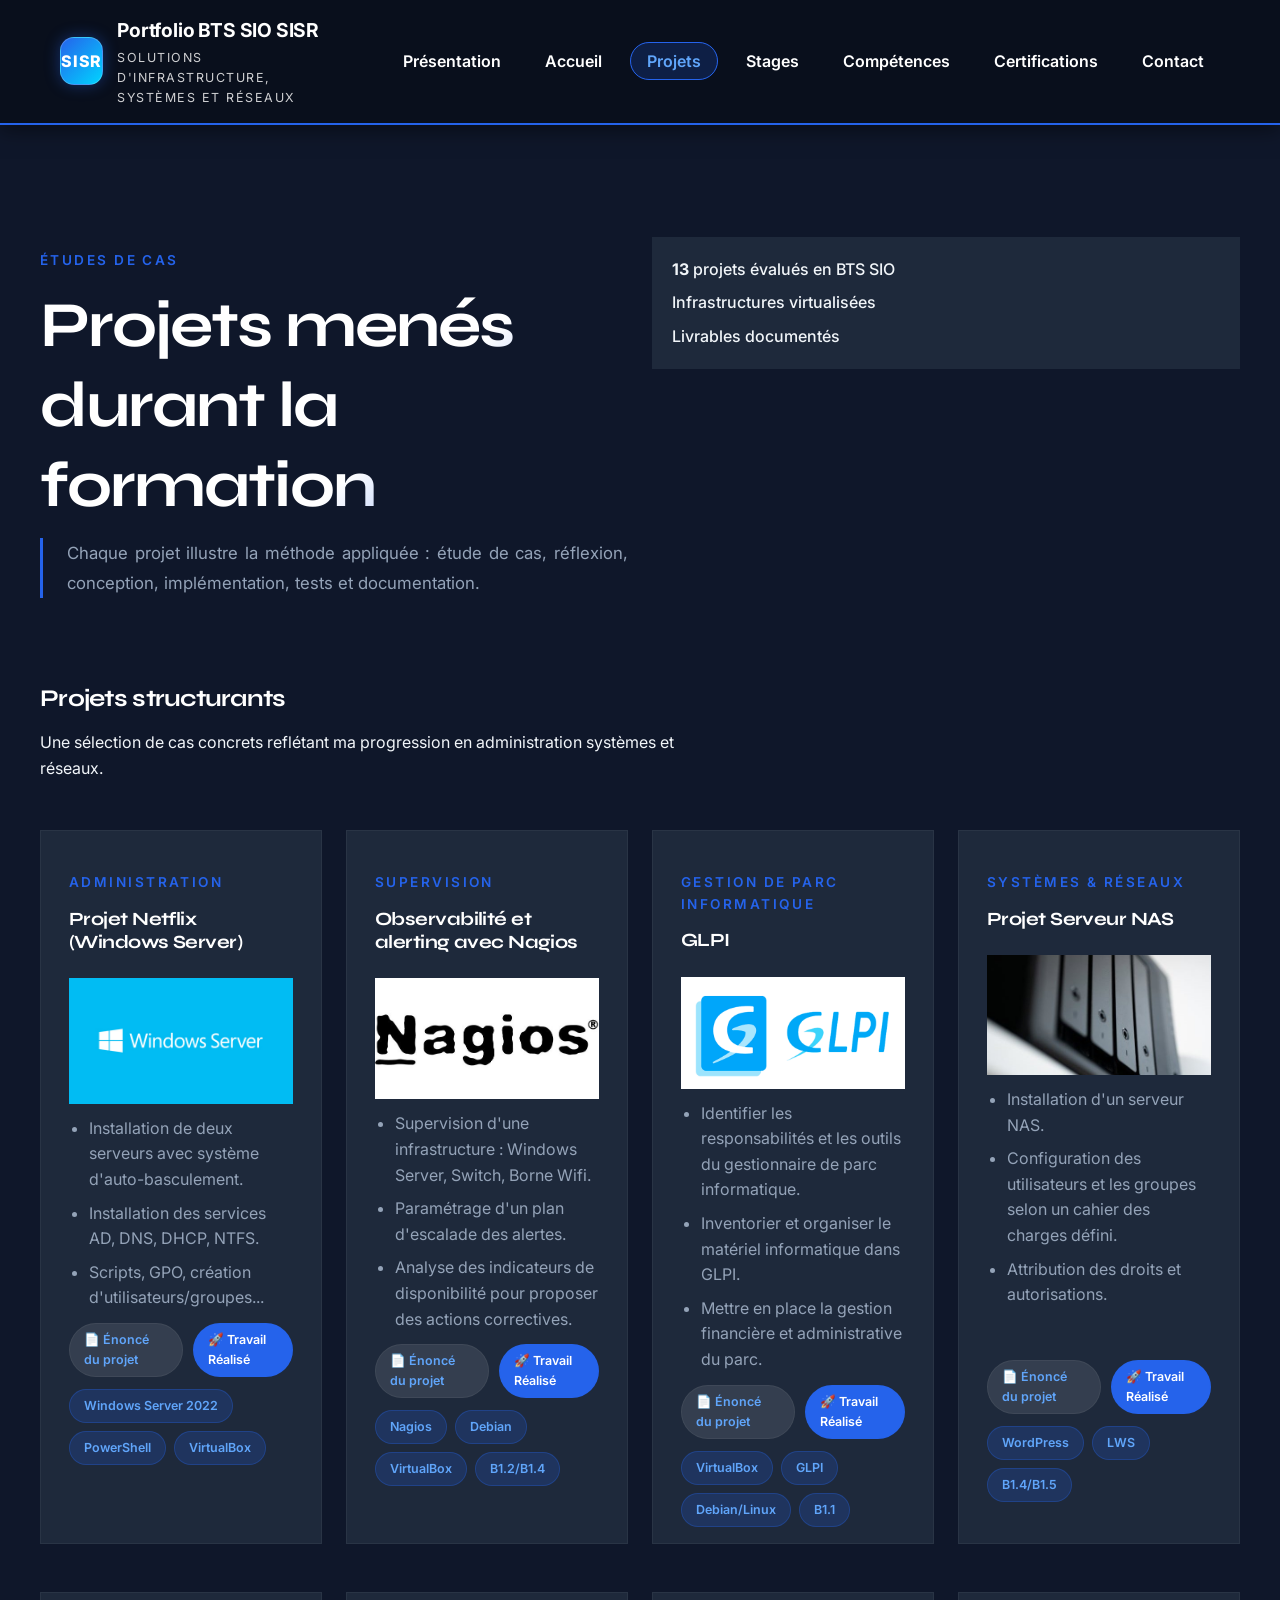
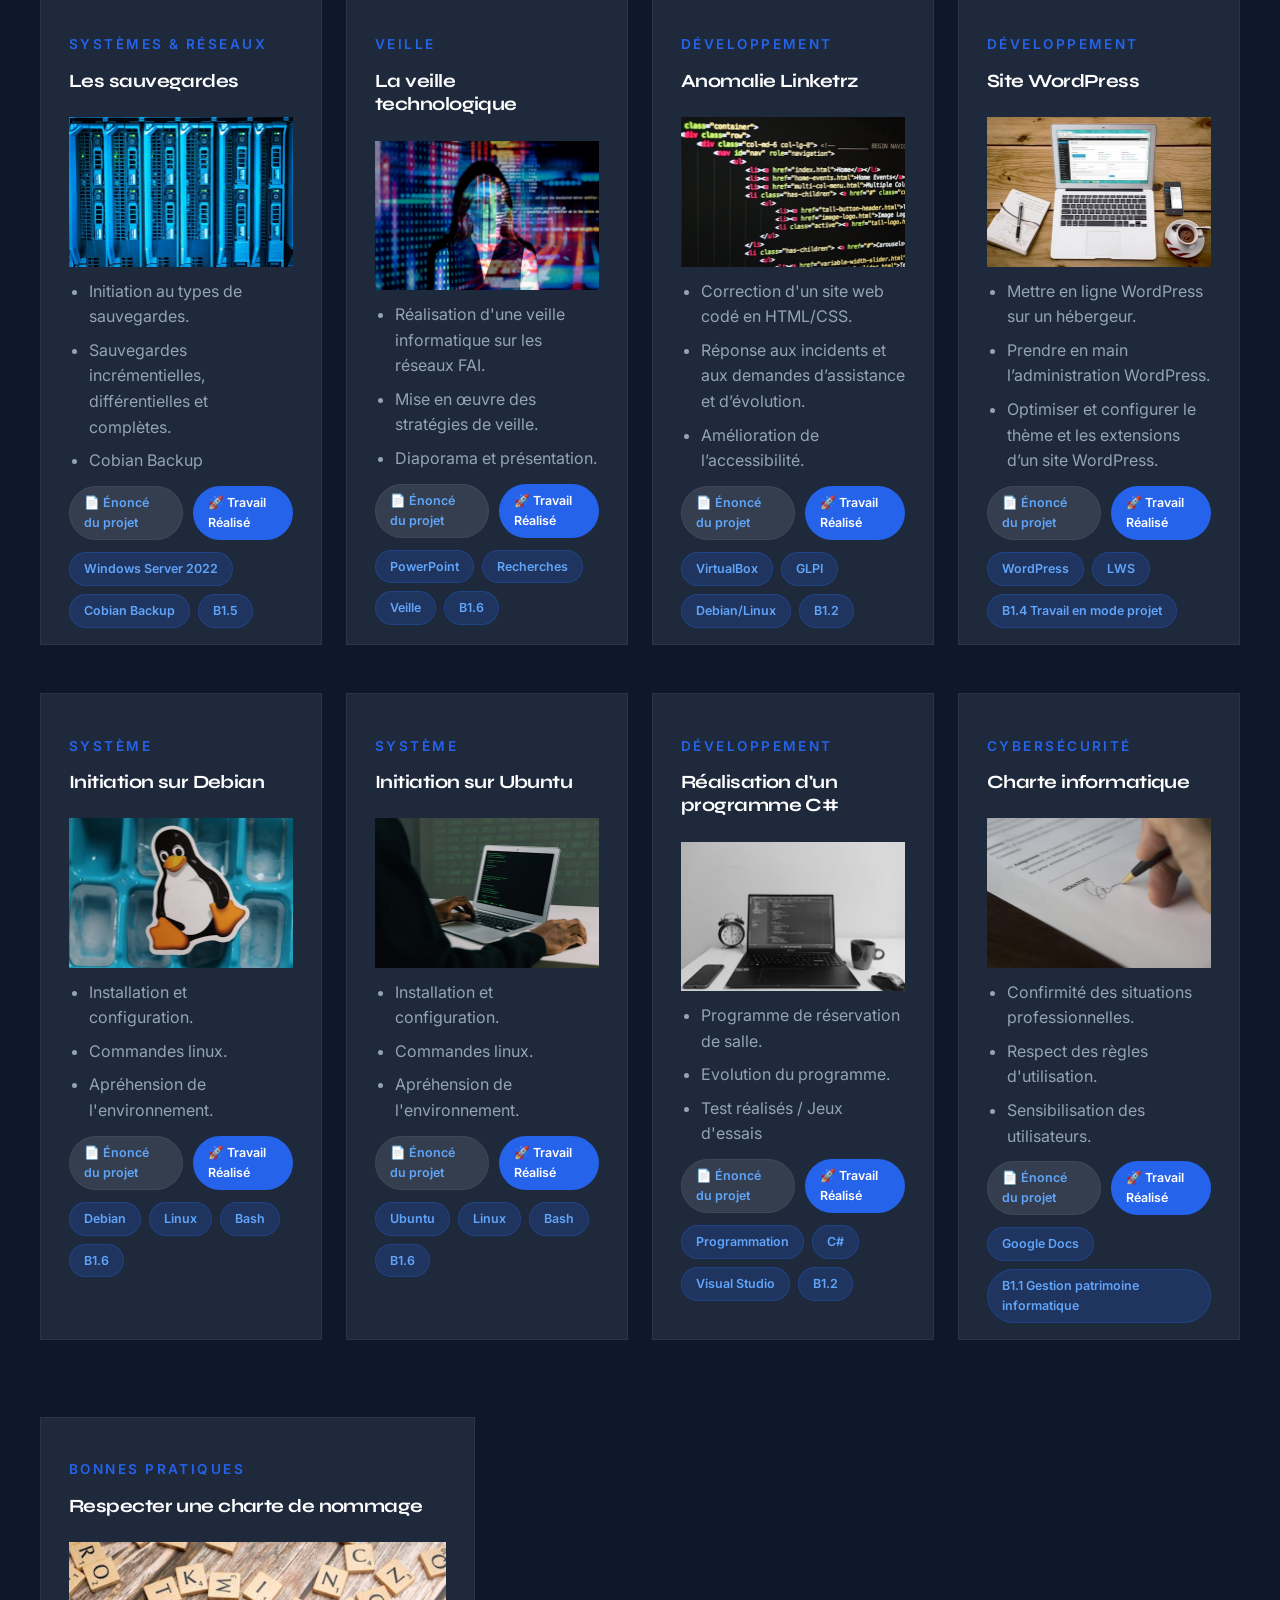
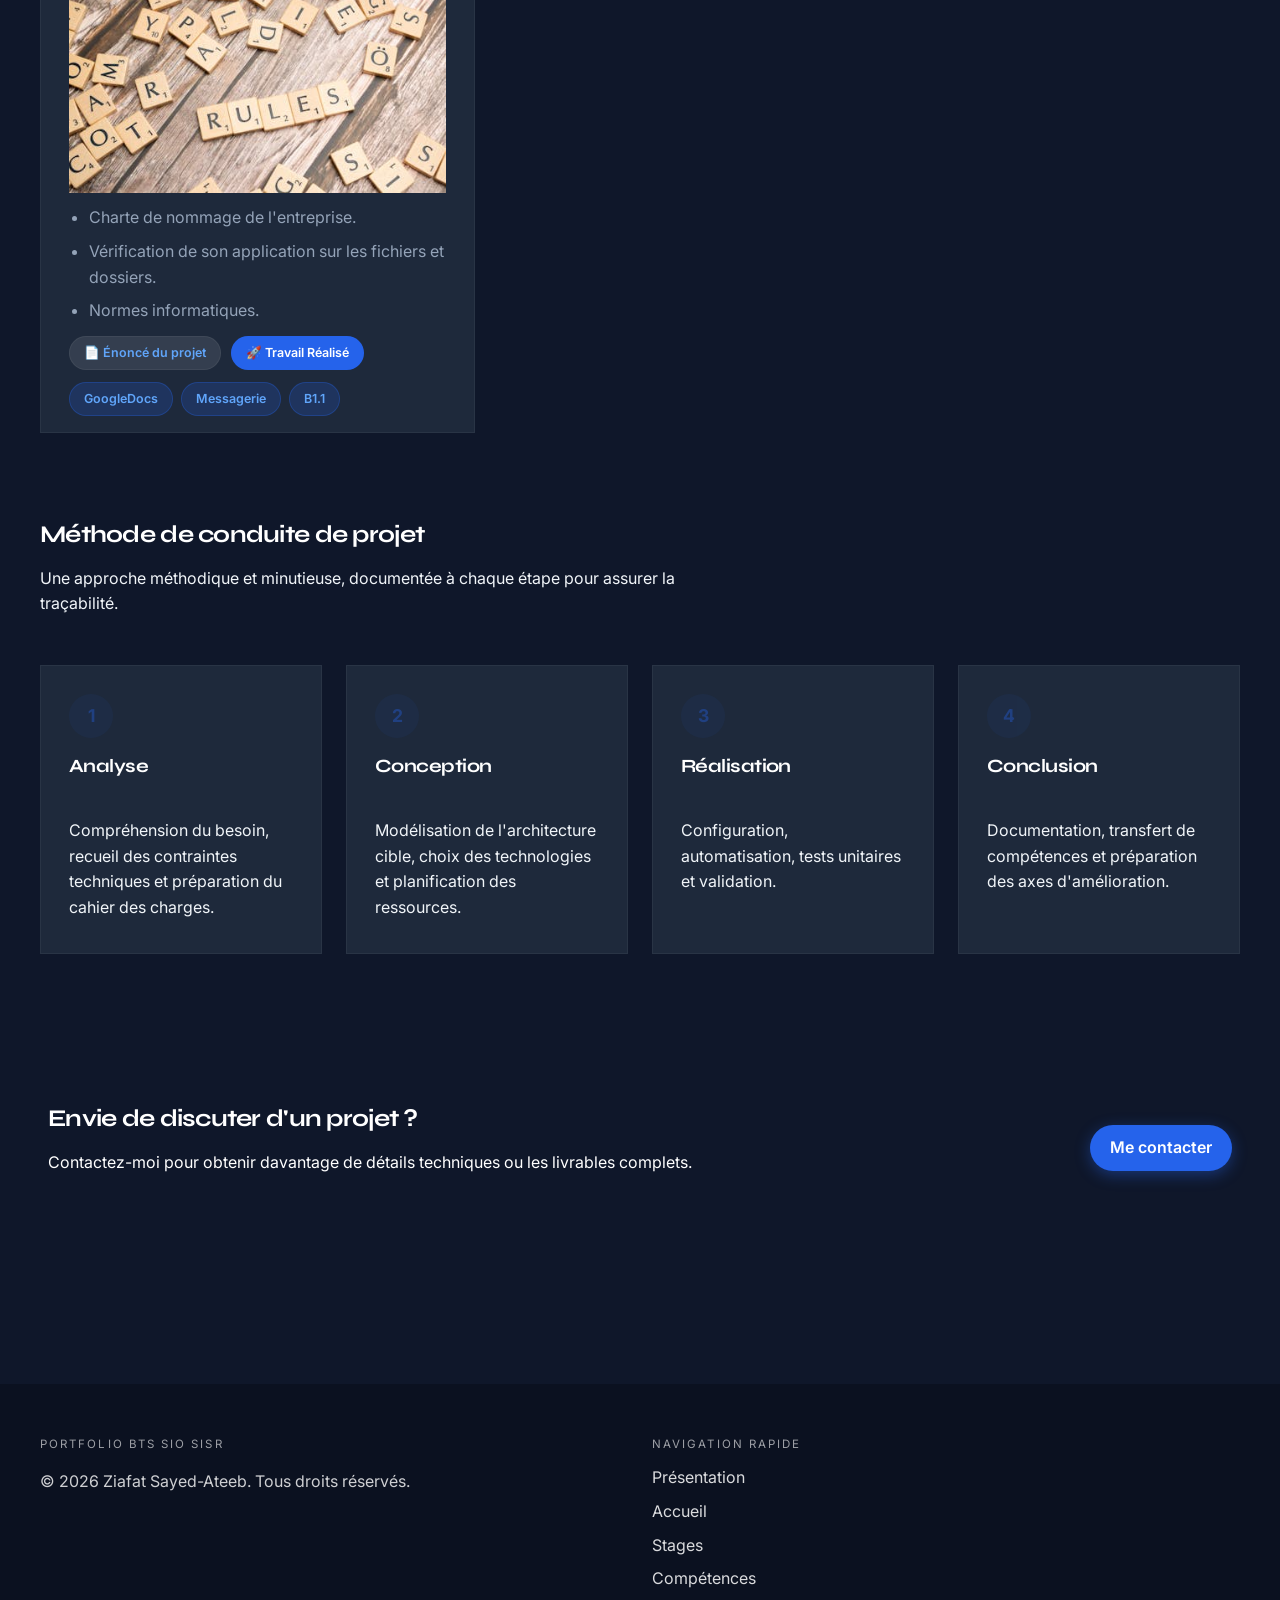
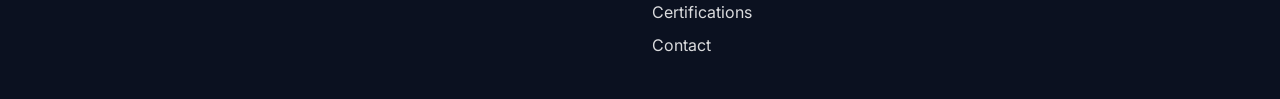
<file: projets.html>
<!DOCTYPE html>
<html lang="fr">
<head>
  <meta charset="UTF-8">
  <meta name="viewport" content="width=device-width, initial-scale=1.0">
  <title>Portfolio BTS SIO SISR — Projets</title>
  <link href="https://fonts.googleapis.com/css2?family=Montserrat:wght@700;800&family=Syne:wght@700;800&family=Inter:wght@400;500;600&display=swap" rel="stylesheet">
  <link rel="stylesheet" href="style.css">
</head>
<body class="page page-projets">
  <a href="#contenu" class="skip-link">Aller au contenu principal</a>
  <header class="site-header" role="banner">
    <div class="container">
      <a class="brand" href="index.html">
        <span class="brand-mark" aria-hidden="true">SISR</span>
        <span class="brand-text">
          <span class="brand-title">Portfolio BTS&nbsp;SIO&nbsp;SISR</span>
          <span class="brand-subtitle">Solutions d'Infrastructure, Systèmes et Réseaux</span>
        </span>
      </a>
      <input type="checkbox" id="nav-toggle" class="nav-toggle" aria-label="Ouvrir la navigation">
      <label for="nav-toggle" class="nav-toggle-label" aria-hidden="true">
        <span></span>
      </label>
      <nav class="site-nav" aria-label="Navigation principale">
        <ul class="nav-list">
		  <li><a href="presentation.html">Présentation</a></li>
          <li><a href="index.html">Accueil</a></li>
          <li><a class="is-active" href="projets.html">Projets</a></li>
          <li><a href="stage.html">Stages</a></li>
          <li><a href="competences.html">Compétences</a></li>
          <li><a href="lab.html">Certifications</a></li>
          <li><a href="contact.html">Contact</a></li>
        </ul>
      </nav>
    </div>
  </header>
  <main id="contenu" class="site-main">
    <section class="page-header">
      <div class="container header-grid">
        <div>
          <p class="eyebrow">Études de cas</p>
          <h1>Projets menés durant la formation</h1>
          <p class="lead">Chaque projet illustre la méthode appliquée : étude de cas, réflexion, conception, implémentation, tests et documentation.</p>
        </div>
        <ul class="highlight-list">
          <li><strong>13</strong> projets évalués en BTS SIO</li>
          <li>Infrastructures virtualisées</li>
          <li>Livrables documentés</li>
        </ul>
      </div>
    </section>

    <section class="content-section">
      <div class="container section-stack">
        <header class="section-header">
          <h2>Projets structurants</h2>
          <p>Une sélection de cas concrets reflétant ma progression en administration systèmes et réseaux.</p>
        </header>

        <div class="project-grid">
            <article class="project-card">
            <header>
              <p class="eyebrow">Administration</p>
              <h3>Projet Netflix (Windows Server)</h3>
            </header>

            <div class="project-image-container">
              <a href="documents/CompteRendu_Netflix.pdf" target="_blank" title="Voir le rapport complet">
                <img src="images/Winserver.jpg" alt="Windows Server Netflix" class="project-image">
              </a>
            </div>

            <ul class="project-points">
              <li>Installation de deux serveurs avec système d'auto-basculement.</li>
              <li>Installation des services AD, DNS, DHCP, NTFS.</li>
              <li>Scripts, GPO, création d'utilisateurs/groupes...</li>
            </ul>

            <div class="project-actions" style="margin-top: 15px; display: flex; gap: 10px;">
              <a href="documents/Projet-2-Windows-Server.docx.pdf" target="_blank" class="badge" style="background: rgba(255,255,255,0.1); border: 1px solid var(--color-border); cursor: pointer; text-decoration: none;">
                📄 Énoncé du projet
              </a>
              <a href="documents/CompteRendu_Netflix.pdf" target="_blank" class="badge" style="background: var(--color-primary); color: white; cursor: pointer; text-decoration: none;">
                🚀 Travail Réalisé
              </a>
            </div>

            <footer class="project-meta">
              <span class="badge">Windows Server 2022</span>
              <span class="badge">PowerShell</span>
              <span class="badge">VirtualBox</span>
            </footer>
          </article>



          <article class="project-card" >
            <header>
              <p class="eyebrow">Supervision</p>
              <h3>Observabilité et alerting avec Nagios</h3>
            </header>
  
            <div class="project-image-container">
              <a href="documents/ProjetSupervision/CompteRendu_Supervision.pdf" target="_blank" title="Voir le rapport complet">
                <img src="images/Nagios-Logo1.jpg" alt="Nagios" class="project-image">
              </a>
            </div>

            <ul class="project-points">
              <li>Supervision d'une infrastructure : Windows Server, Switch, Borne Wifi.</li>
              <li>Paramétrage d'un plan d'escalade des alertes.</li>
              <li>Analyse des indicateurs de disponibilité pour proposer des actions correctives.</li>
            </ul>

            <div class="project-actions" style="margin-top: 15px; display: flex; gap: 10px;">
              <a href="documents/ProjetSupervision/Projet-3-Supervision.pdf" target="_blank" class="badge" style="background: rgba(255,255,255,0.1); border: 1px solid var(--color-border); cursor: pointer; text-decoration: none;">
                📄 Énoncé du projet
              </a>
              <a href="documents/ProjetSupervision/CompteRendu_Supervision.pdf" target="_blank" class="badge" style="background: var(--color-primary); color: white; cursor: pointer; text-decoration: none;">
                🚀 Travail Réalisé
              </a>
            </div>

            <footer class="project-meta">
              <span class="badge">Nagios</span>
              <span class="badge">Debian</span>
              <span class="badge">VirtualBox</span>
              <span class="badge">B1.2/B1.4</span>
            </footer>
          </article>

          <article class="project-card">
            <header>
              <p class="eyebrow">Gestion de parc informatique</p>
              <h3>GLPI</h3>
            </header>

            <div class="project-image-container">
              <a href="documents/ProjetGlpi/TP - GLPI-cr.pdf" target="_blank" title="Voir le rapport complet">
                <img src="images/GLPI3.png" alt="GLPI" class="project-image">
              </a>
            </div>
          
            <ul class="project-points">
              <li>Identifier les responsabilités et les outils du gestionnaire de parc informatique.</li>
              <li>Inventorier et organiser le matériel informatique dans GLPI.</li>
              <li>Mettre en place la gestion financière et administrative du parc.</li>
            </ul>

            <div class="project-actions" style="margin-top: 15px; display: flex; gap: 10px;">
              <a href="documents/ProjetGlpi/TP - GLPI-enonce.pdf" target="_blank" class="badge" style="background: rgba(255,255,255,0.1); border: 1px solid var(--color-border); cursor: pointer; text-decoration: none;">
                📄 Énoncé du projet
              </a>
              <a href="documents/ProjetGlpi/TP - GLPI-cr.pdf" target="_blank" class="badge" style="background: var(--color-primary); color: white; cursor: pointer; text-decoration: none;">
                🚀 Travail Réalisé
              </a>
            </div>

            <footer class="project-meta">
              <span class="badge">VirtualBox</span>
              <span class="badge">GLPI</span>
              <span class="badge">Debian/Linux</span>
              <span class="badge">B1.1</span>
            </footer>
          </article>
          
          <article class="project-card">
            <header>
              <p class="eyebrow">Systèmes & Réseaux</p>
              <h3>Projet Serveur NAS</h3>
            </header>

            <div class="project-image-container">
              <a href="documents/ProjetNAS/ProjetNAS-compterendu.pdf" target="_blank" title="Voir le rapport complet">
                <img src="images/SrvNas.jpg " alt="NAS" class="project-image">
              </a>
            </div>
    
            <ul class="project-points">
              <li>Installation d'un serveur NAS.</li>
              <li>Configuration des utilisateurs et les groupes selon un cahier des charges défini.</li>
              <li>Attribution des droits et autorisations.</li>
              <p>      </p>
            </ul>

            <div class="project-actions" style="margin-top: 15px; display: flex; gap: 10px;">
              <a href="documents/ProjetNAS/Projet1-Serveur-NAS-enonce.pdf" target="_blank" class="badge" style="background: rgba(255,255,255,0.1); border: 1px solid var(--color-border); cursor: pointer; text-decoration: none;">
                📄 Énoncé du projet
              </a>
              <a href="documents/ProjetNAS/ProjetNAS-compterendu.pdf" target="_blank" class="badge" style="background: var(--color-primary); color: white; cursor: pointer; text-decoration: none;">
                🚀 Travail Réalisé
              </a>
            </div>

            <footer class="project-meta">
              <span class="badge">WordPress</span>
              <span class="badge">LWS</span>
              <span class="badge">B1.4/B1.5</span>
            </footer>
          </article>
        </div>
      </div>
    </section>

    <section class="content-section">
      <section class="content-section no-pad-top">
        <div class="container section-stack">

          <div class="project-grid">
              <article class="project-card">
              <header>
                <p class="eyebrow">Systèmes & Réseaux</p>
                <h3>Les sauvegardes</h3>
              </header>

              <div class="project-image-container">
                <a href="documents/lesSauvegardes/Projet-Sauvegardes-cr.pdf" target="_blank" title="Voir le rapport complet">
                  <img src="images/sauvegardes.jpg" alt="Windows Server Netflix" class="project-image">
                </a>
              </div>

              <ul class="project-points">
                <li>Initiation au types de sauvegardes.</li>
                <li>Sauvegardes incrémentielles, différentielles et complètes.</li>
                <li>Cobian Backup</li>
              </ul>

              <div class="project-actions" style="margin-top: 15px; display: flex; gap: 10px;">
                <a href="documents/lesSauvegardes/Projet-Sauvegardes.pdf" target="_blank" class="badge" style="background: rgba(255,255,255,0.1); border: 1px solid var(--color-border); cursor: pointer; text-decoration: none;">
                  📄 Énoncé du projet
                </a>
                <a href="documents/lesSauvegardes/Projet-Sauvegardes-cr.pdf" target="_blank" class="badge" style="background: var(--color-primary); color: white; cursor: pointer; text-decoration: none;">
                  🚀 Travail Réalisé
                </a>
              </div>

              <footer class="project-meta">
                <span class="badge">Windows Server 2022</span>
                <span class="badge">Cobian Backup</span>
                <span class="badge">B1.5</span>
              </footer>
            </article>



            <article class="project-card" >
              <header>
                <p class="eyebrow">Veille</p>
                <h3>La veille technologique</h3>
              </header>
    
              <div class="project-image-container">
                <a href="documents/VeilleTechnologique/Oral_resauxFAI.pptx" target="_blank" title="Voir le rapport complet">
                  <img src="images/veille.jpg" alt="Nagios" class="project-image">
                </a>
              </div>

              <ul class="project-points">
                <li>Réalisation d'une veille informatique sur les réseaux FAI.</li>
                <li>Mise en œuvre des stratégies de veille.</li>
                <li>Diaporama et présentation.</li>
              </ul>

              <div class="project-actions" style="margin-top: 15px; display: flex; gap: 10px;">
                <a href="documents/VeilleTechnologique/Enoncé-VeilleTech.pdf" target="_blank" class="badge" style="background: rgba(255,255,255,0.1); border: 1px solid var(--color-border); cursor: pointer; text-decoration: none;">
                  📄 Énoncé du projet
                </a>
                <a href="documents/VeilleTechnologique/Oral_resauxFAI.pptx" target="_blank" class="badge" style="background: var(--color-primary); color: white; cursor: pointer; text-decoration: none;">
                  🚀 Travail Réalisé
                </a>
              </div>

              <footer class="project-meta">
                <span class="badge">PowerPoint</span>
                <span class="badge">Recherches</span>
                <span class="badge">Veille</span>
                <span class="badge">B1.6</span>
              </footer>
            </article>

            <article class="project-card">
              <header>
                <p class="eyebrow">Développement</p>
                <h3>Anomalie Linketrz</h3>
              </header>

              <div class="project-image-container">
                <a href="documents/AnomalieLinkretz/Anomalie_cr.pdf" target="_blank" title="Voir le rapport complet">
                  <img src="images/linketrz.jpg" alt="GLPI" class="project-image">
                </a>
              </div>
            
              <ul class="project-points">
                <li>Correction d'un site web codé en HTML/CSS.</li>
                <li>Réponse aux incidents et aux demandes d’assistance et d’évolution.</li>
                <li>Amélioration de l’accessibilité.</li>
              </ul>

              <div class="project-actions" style="margin-top: 15px; display: flex; gap: 10px;">
                <a href="documents/AnomalieLinkretz/SISR_appliWeb_statique_anomalies.pdf" target="_blank" class="badge" style="background: rgba(255,255,255,0.1); border: 1px solid var(--color-border); cursor: pointer; text-decoration: none;">
                  📄 Énoncé du projet
                </a>
                <a href="documents/AnomalieLinkretz/Anomalie_cr.pdf" target="_blank" class="badge" style="background: var(--color-primary); color: white; cursor: pointer; text-decoration: none;">
                  🚀 Travail Réalisé
                </a>
              </div>

              <footer class="project-meta">
                <span class="badge">VirtualBox</span>
                <span class="badge">GLPI</span>
                <span class="badge">Debian/Linux</span>
                <span class="badge">B1.2</span>
              </footer>
            </article>
            
            <article class="project-card">
              <header>
                <p class="eyebrow">Développement</p>
                <h3>Site WordPress</h3>
              </header>

              <div class="project-image-container">
                <a href="documents/Bobocal_wordpress/cr_bobocal.pdf" target="_blank" title="Voir le rapport complet">
                  <img src="images/WORDpress.jpg" alt="WordPress" class="project-image">
                </a>
              </div>
      
              <ul class="project-points">
                <li>Mettre en ligne WordPress sur un hébergeur.</li>
                <li>Prendre en main l’administration WordPress.</li>
                <li>Optimiser et configurer le thème et les extensions d’un site WordPress.</li>
              </ul>

              <div class="project-actions" style="margin-top: 15px; display: flex; gap: 10px;">
                <a href="documents/Bobocal_wordpress/Site_Bococal_WordPress-enonce.pdf" target="_blank" class="badge" style="background: rgba(255,255,255,0.1); border: 1px solid var(--color-border); cursor: pointer; text-decoration: none;">
                  📄 Énoncé du projet
                </a>
                <a href="documents/Bobocal_wordpress/cr_bobocal.pdf" target="_blank" class="badge" style="background: var(--color-primary); color: white; cursor: pointer; text-decoration: none;">
                  🚀 Travail Réalisé
                </a>
              </div>

              <footer class="project-meta">
                <span class="badge">WordPress</span>
                <span class="badge">LWS</span>
                <span class="badge">B1.4 Travail en mode projet</span>
              </footer>
            </article>
          </div>
        </div>
      </section>



      <section class="content-section">
      <section class="content-section no-pad-top">
        <div class="container section-stack">

          <div class="project-grid">
              <article class="project-card">
              <header>
                <p class="eyebrow">Système</p>
                <h3>Initiation sur Debian</h3>
              </header>

              <div class="project-image-container">
                <a href="documents/InitiationDebian/#" target="_blank" title="Voir le rapport complet">
                  <img src="images/linux.jpg" alt="Windows Server Netflix" class="project-image">
                </a>
              </div>

              <ul class="project-points">
                <li>Installation et configuration.</li>
                <li>Commandes linux.</li>
                <li>Apréhension de l'environnement.</li>
              </ul>

              <div class="project-actions" style="margin-top: 15px; display: flex; gap: 10px;">
                <a href="documents/InitiationDebian/TP_Virtualisation_Linux.pdf" target="_blank" class="badge" style="background: rgba(255,255,255,0.1); border: 1px solid var(--color-border); cursor: pointer; text-decoration: none;">
                  📄 Énoncé du projet
                </a>
                <a href="documents/#" target="_blank" class="badge" style="background: var(--color-primary); color: white; cursor: pointer; text-decoration: none;">
                  🚀 Travail Réalisé
                </a>
              </div>

              <footer class="project-meta">
                <span class="badge">Debian</span>
                <span class="badge">Linux</span>
                <span class="badge">Bash</span>
                <span class="badge">B1.6</span>
              </footer>
            </article>



            <article class="project-card" >
              <header>
                <p class="eyebrow">Système</p>
                <h3>Initiation sur Ubuntu</h3>
              </header>
    
              <div class="project-image-container">
                <a href="documents/#" target="_blank" title="Voir le rapport complet">
                  <img src="images/debian.jpg" alt="Nagios" class="project-image">
                </a>
              </div>

              <ul class="project-points">
                <li>Installation et configuration.</li>
                <li>Commandes linux.</li>
                <li>Apréhension de l'environnement.</li>
              </ul>

              <div class="project-actions" style="margin-top: 15px; display: flex; gap: 10px;">
                <a href="documents/InitiationUbuntu/TP_Virtualisation_Linux.pdf" target="_blank" class="badge" style="background: rgba(255,255,255,0.1); border: 1px solid var(--color-border); cursor: pointer; text-decoration: none;">
                  📄 Énoncé du projet
                </a>
                <a href="documents/#" target="_blank" class="badge" style="background: var(--color-primary); color: white; cursor: pointer; text-decoration: none;">
                  🚀 Travail Réalisé
                </a>
              </div>

              <footer class="project-meta">
                <span class="badge">Ubuntu</span>
                <span class="badge">Linux</span>
                <span class="badge">Bash</span>
                <span class="badge">B1.6</span>
              </footer>
            </article>

            <article class="project-card">
              <header>
                <p class="eyebrow">Développement</p>
                <h3>Réalisation d'un programme C#</h3>
              </header>

              <div class="project-image-container">
                <a href="documents/TP_LocationSalle/TPlocationSalle-cr.pdf" target="_blank" title="Voir le rapport complet">
                  <img src="images/csharp.jpg" alt="GLPI" class="project-image">
                </a>
              </div>
            
              <ul class="project-points">
                <li>Programme de réservation de salle.</li>
                <li>Evolution du programme.</li>
                <li>Test réalisés / Jeux d'essais</li>
              </ul>

              <div class="project-actions" style="margin-top: 15px; display: flex; gap: 10px;">
                <a href="documents/TP_LocationSalle/locationSalle_enonce.pdf" target="_blank" class="badge" style="background: rgba(255,255,255,0.1); border: 1px solid var(--color-border); cursor: pointer; text-decoration: none;">
                  📄 Énoncé du projet
                </a>
                <a href="documents/TP_LocationSalle/TPlocationSalle-cr.pdf" target="_blank" class="badge" style="background: var(--color-primary); color: white; cursor: pointer; text-decoration: none;">
                  🚀 Travail Réalisé
                </a>
              </div>

              <footer class="project-meta">
                <span class="badge">Programmation</span>
                <span class="badge">C#</span>
                <span class="badge">Visual Studio</span>
                <span class="badge">B1.2</span>
              </footer>
            </article>
            
            <article class="project-card">
              <header>
                <p class="eyebrow">Cybersécurité</p>
                <h3>Charte informatique</h3>
              </header>

              <div class="project-image-container">
                <a href="documents/CharteIT/bonnes_pratiques_charteIT_TP_cr.pdf" target="_blank" title="Voir le rapport complet">
                  <img src="images/charteIT.jpg" alt="WordPress" class="project-image">
                </a>
              </div>
      
              <ul class="project-points">
                <li>Confirmité des situations professionnelles.</li>
                <li>Respect des règles d'utilisation.</li>
                <li>Sensibilisation des utilisateurs.</li>
              </ul>

              <div class="project-actions" style="margin-top: 15px; display: flex; gap: 10px;">
                <a href="documents/CharteIT/enonce-CharteIT.pdf" target="_blank" class="badge" style="background: rgba(255,255,255,0.1); border: 1px solid var(--color-border); cursor: pointer; text-decoration: none;">
                  📄 Énoncé du projet
                </a>
                <a href="documents/CharteIT/bonnes_pratiques_charteIT_TP_cr.pdf" target="_blank" class="badge" style="background: var(--color-primary); color: white; cursor: pointer; text-decoration: none;">
                  🚀 Travail Réalisé
                </a>
              </div>

              <footer class="project-meta">
                <span class="badge">Google Docs</span>
                <span class="badge">B1.1 Gestion patrimoine informatique</span>
              </footer>
            </article>
            
          </div>
        </div>
      </section>
    </section>

    <section class="content-section projet-supplementaire">
        <div class="container section-stack">
          <div class="project-grid">
            <article class="project-card">
              <header>
                <p class="eyebrow">Bonnes Pratiques</p>
                <h3>Respecter une charte de nommage</h3>
              </header>

              <div class="project-image-container">
                <a href="documents/Charte_Nommage/TP_Lavanya-charteNommage.pdf" target="_blank" title="Voir le rapport complet">
                  <img src="images/charte.jpg" alt="Description de l'image" class="project-image">
                </a>
              </div>

              <ul class="project-points">
                <li>Charte de nommage de l'entreprise.</li>
                <li>Vérification de son application sur les fichiers et dossiers.</li>
                <li>Normes informatiques.</li>
              </ul>

              <div class="project-actions" style="margin-top: 15px; display: flex; gap: 10px;">
                <a href="documents/Charte_Nommage/Enonce-charte-nommage.pdf" target="_blank" class="badge" style="background: rgba(255,255,255,0.1); border: 1px solid var(--color-border); cursor: pointer; text-decoration: none;">
                  📄 Énoncé du projet
                </a>
                <a href="documents/Charte_Nommage/TP_Lavanya-charteNommage.pdf" target="_blank" class="badge" style="background: var(--color-primary); color: white; cursor: pointer; text-decoration: none;">
                  🚀 Travail Réalisé
                </a>
              </div>

              <footer class="project-meta">
                <span class="badge">GoogleDocs</span>
                <span class="badge">Messagerie</span>
                <span class="badge">B1.1</span>
              </footer>
            </article>
          </div>
        </div>
    </section>
  </section>




    <section class="content-section alt">
      <div class="container section-stack">
        <header class="section-header">
          <h2>Méthode de conduite de projet</h2>
          <p>Une approche méthodique et minutieuse, documentée à chaque étape pour assurer la traçabilité.</p>
        </header>
        <div class="process-grid">
          <article class="step">
            <span class="step-index">1</span>
            <h3>Analyse</h3>
            <p>Compréhension du besoin, recueil des contraintes techniques et préparation du cahier des charges.</p>
          </article>
          <article class="step">
            <span class="step-index">2</span>
            <h3>Conception</h3>
            <p>Modélisation de l'architecture cible, choix des technologies et planification des ressources.</p>
          </article>
          <article class="step">
            <span class="step-index">3</span>
            <h3>Réalisation</h3>
            <p>Configuration, automatisation, tests unitaires et validation.</p>
          </article>
          <article class="step">
            <span class="step-index">4</span>
            <h3>Conclusion</h3>
            <p>Documentation, transfert de compétences et préparation des axes d'amélioration.</p>
          </article>
        </div>
      </div>
    </section>

    <section class="cta-section">
      <div class="container cta-panel">
        <div>
          <h2>Envie de discuter d'un projet&nbsp;?</h2>
          <p>Contactez-moi pour obtenir davantage de détails techniques ou les livrables complets.</p>
        </div>
        <a class="btn primary" href="contact.html">Me contacter</a>
      </div>
    </section>
  </main>
  <footer class="site-footer" role="contentinfo">
    <div class="container footer-grid">
      <div>
        <p class="footer-title">Portfolio BTS&nbsp;SIO&nbsp;SISR</p>
        <p>&copy; 2026 Ziafat Sayed-Ateeb. Tous droits réservés.</p>
      </div>
      <div>
        <p class="footer-title">Navigation rapide</p>
        <ul class="footer-links">
          <li><a href="presentation.html">Présentation</a></li>
          <li><a href="index.html">Accueil</a></li>
          <li><a href="stage.html">Stages</a></li>
          <li><a href="competences.html">Compétences</a></li>
          <li><a href="lab.html">Certifications</a></li>
          <li><a href="contact.html">Contact</a></li>
        </ul>
      </div>
    </div>
  </footer>
</body>
</html>
</file>
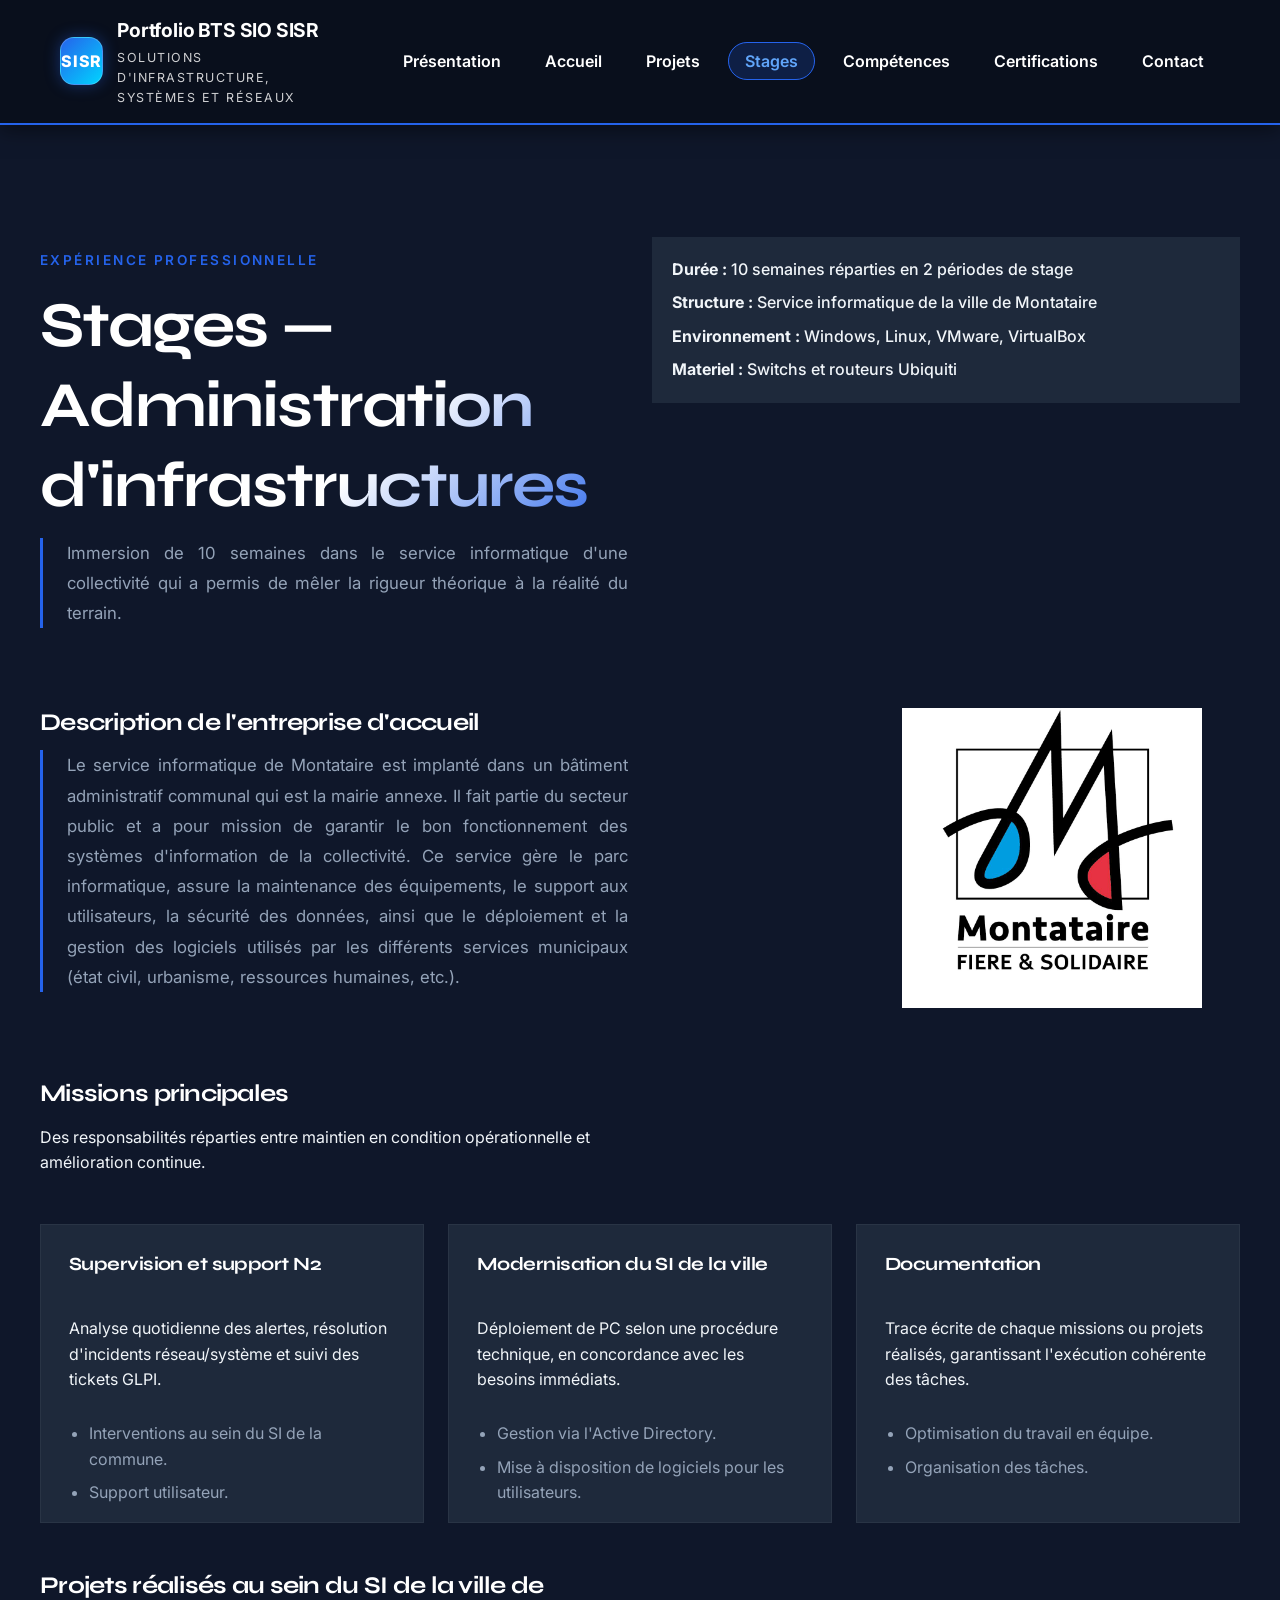
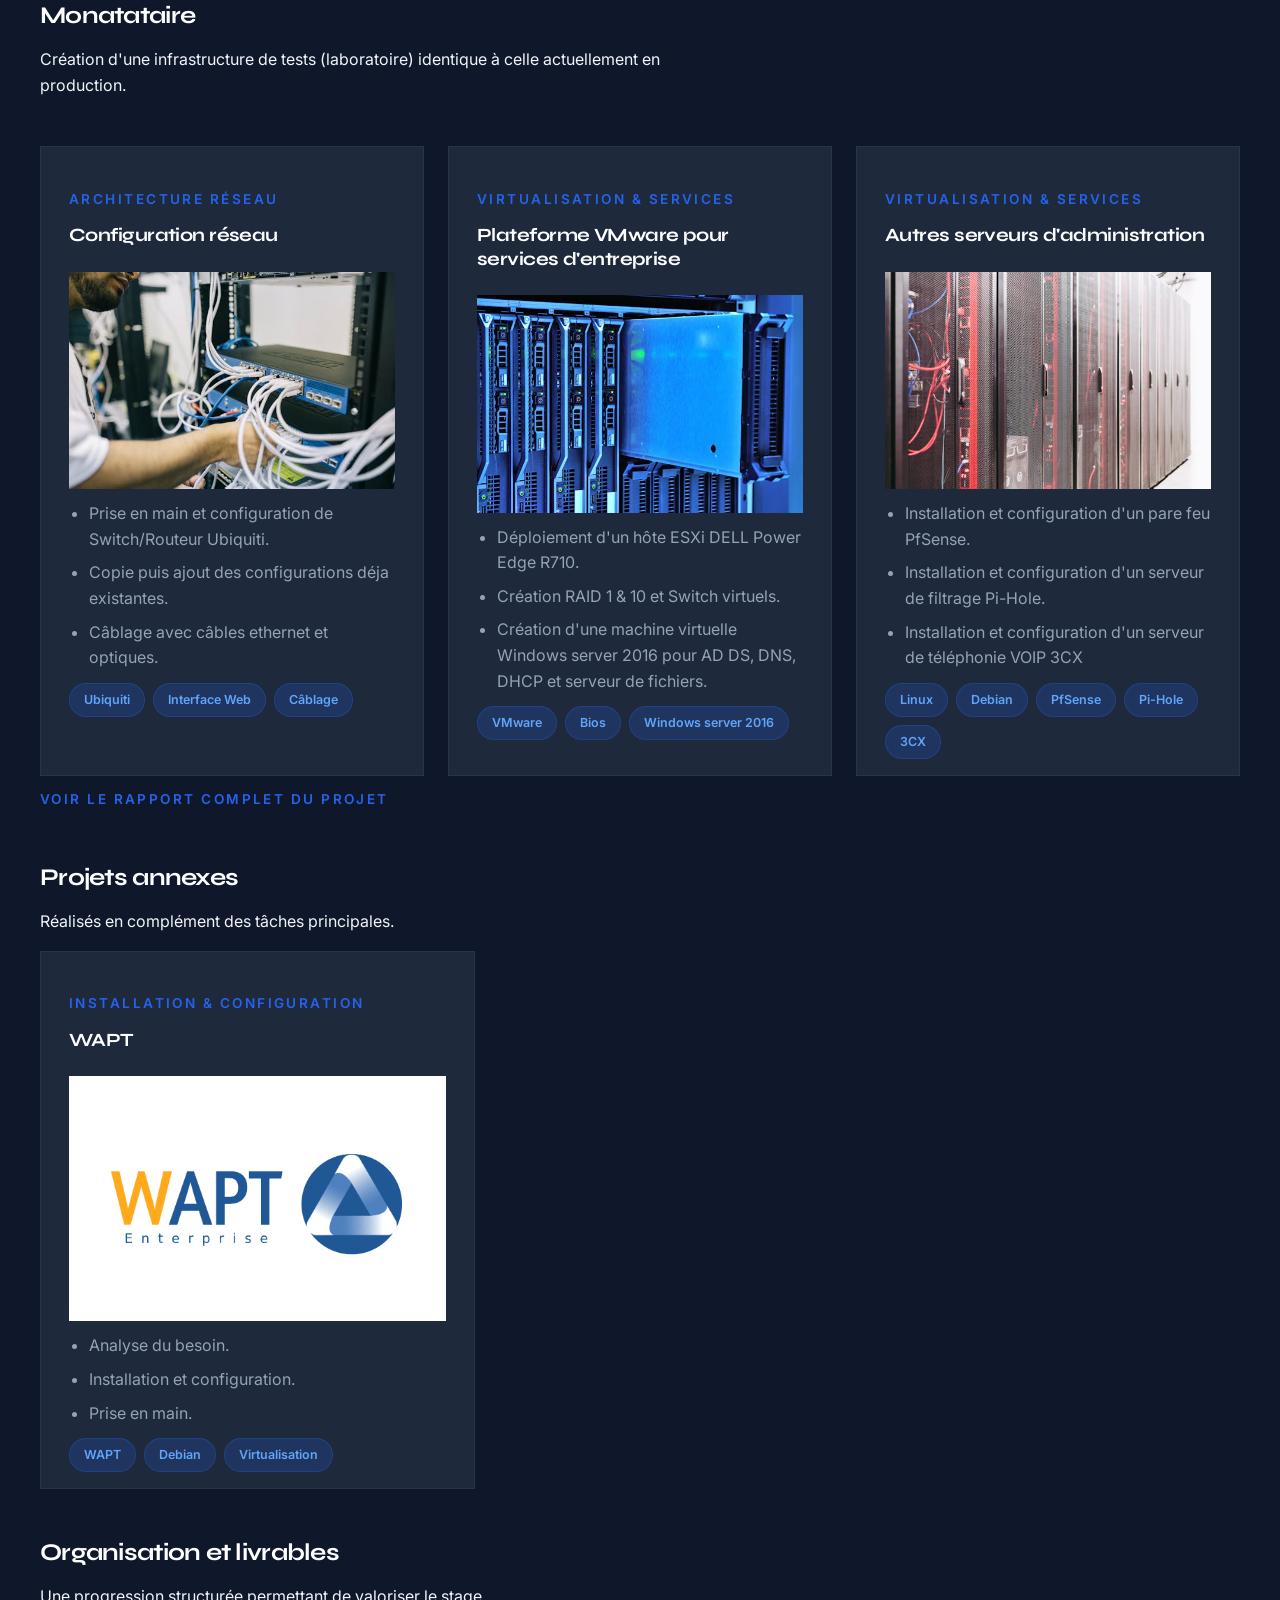
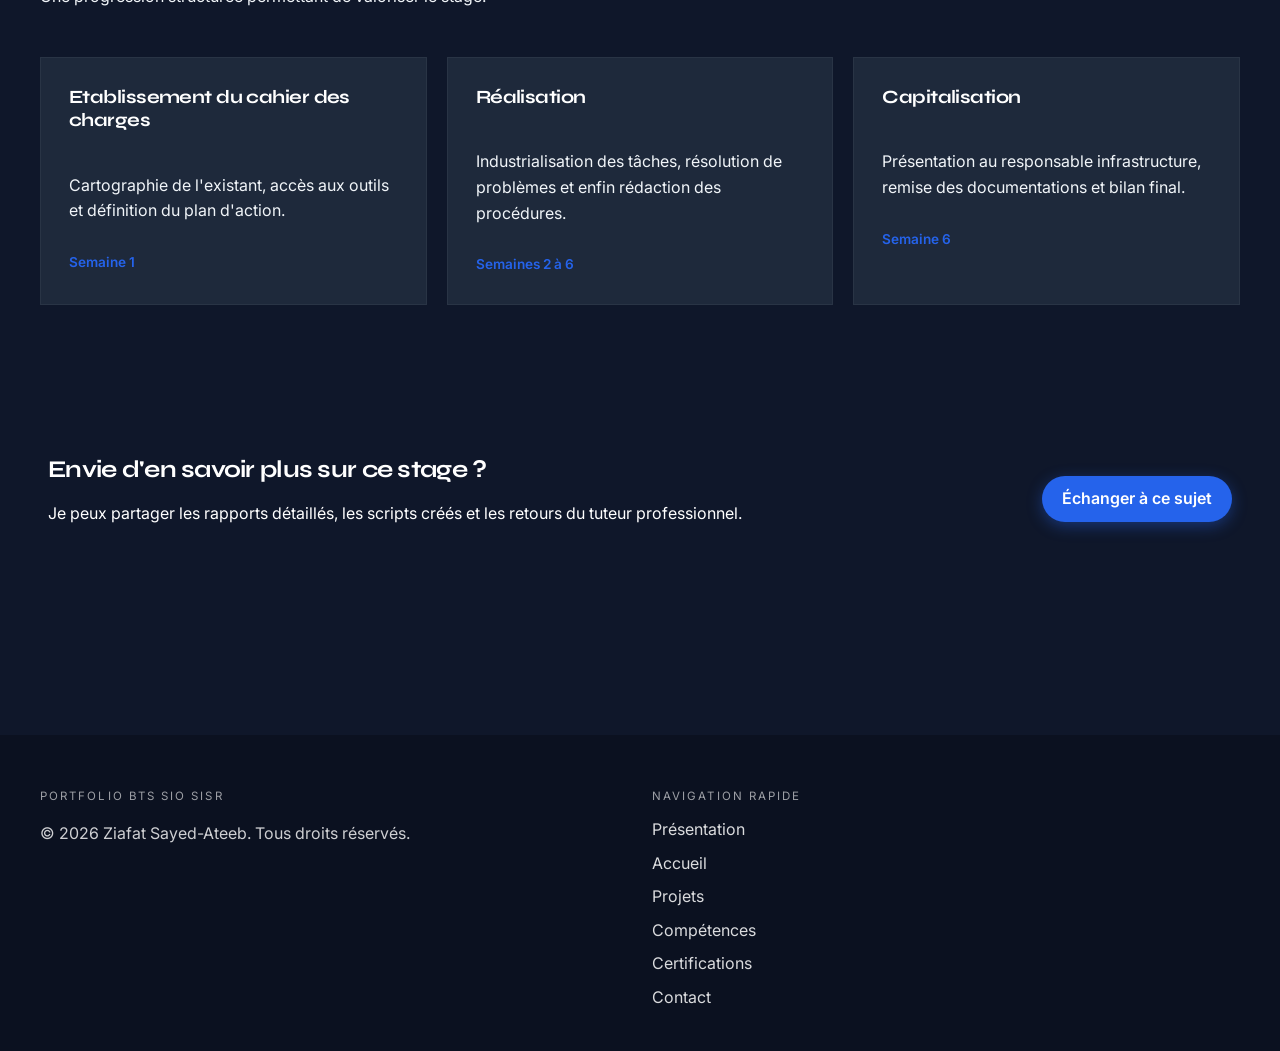
<file: stage.html>
<!DOCTYPE html>
<html lang="fr">
<head>
  <meta charset="UTF-8">
  <meta name="viewport" content="width=device-width, initial-scale=1.0">
  <title>Portfolio BTS SIO SISR — Stage</title>
  <link href="https://fonts.googleapis.com/css2?family=Montserrat:wght@700;800&family=Syne:wght@700;800&family=Inter:wght@400;500;600&display=swap" rel="stylesheet">
  <link rel="stylesheet" href="style.css">
</head>
<body class="page page-stage">
  <a href="#contenu" class="skip-link">Aller au contenu principal</a>
  <header class="site-header" role="banner">
    <div class="container">
      <a class="brand" href="index.html">
        <span class="brand-mark" aria-hidden="true">SISR</span>
        <span class="brand-text">
          <span class="brand-title">Portfolio BTS&nbsp;SIO&nbsp;SISR</span>
          <span class="brand-subtitle">Solutions d'Infrastructure, Systèmes et Réseaux</span>
        </span>
      </a>
      <input type="checkbox" id="nav-toggle" class="nav-toggle" aria-label="Ouvrir la navigation">
      <label for="nav-toggle" class="nav-toggle-label" aria-hidden="true">
        <span></span>
      </label>
      <nav class="site-nav" aria-label="Navigation principale">
        <ul class="nav-list">
		  <li><a href="presentation.html">Présentation</a></li>
          <li><a href="index.html">Accueil</a></li>
          <li><a href="projets.html">Projets</a></li>
          <li><a class="is-active" href="stage.html">Stages</a></li>
          <li><a href="competences.html">Compétences</a></li>
          <li><a href="lab.html">Certifications</a></li>
          <li><a href="contact.html">Contact</a></li>
        </ul>
      </nav>
    </div>
  </header>
  <main id="contenu" class="site-main">
    <section class="page-header">
      <div class="container header-grid">
        <div>
          <p class="eyebrow">Expérience professionnelle</p>
          <h1>Stages — Administration d'infrastructures</h1>
          <p class="lead">Immersion de 10 semaines dans le service informatique d'une collectivité qui a permis de mêler la rigueur théorique à la réalité du terrain.</p>
        </div>
        <ul class="highlight-list">
          <li><strong>Durée :</strong> 10 semaines réparties en 2 périodes de stage</li>
          <li><strong>Structure :</strong> Service informatique de la ville de Montataire</li>
          <li><strong>Environnement :</strong> Windows, Linux, VMware, VirtualBox</li>
          <li><strong>Materiel :</strong> Switchs et routeurs Ubiquiti</li>
        </ul>
      </div>
    </section>


    <section class="page-header">
      <div class="container header-grid">
        <div>
          <h2>Description de l'entreprise d'accueil</h2>
          <p class="lead">Le service informatique de Montataire est implanté dans un bâtiment administratif communal qui est
la mairie annexe. Il fait partie du secteur public et a pour mission de garantir le bon fonctionnement
des systèmes d'information de la collectivité. Ce service gère le parc informatique, assure la
maintenance des équipements, le support aux utilisateurs, la sécurité des données, ainsi que le
déploiement et la gestion des logiciels utilisés par les différents services municipaux (état civil,
urbanisme, ressources humaines, etc.).</p>
        </div>
        <div class="logo-container">
          <img src="images/mttr.jpg" alt="Logo de l'entreprise" class="company-logo" style="margin-left: 250px; width: 300px;">
        </div>
      </div>
    </section>


    <section class="content-section">
      <div class="container section-stack">
        <header class="section-header">
          <h2>Missions principales</h2>
          <p>Des responsabilités réparties entre maintien en condition opérationnelle et amélioration continue.</p>
        </header>
        <div class="feature-grid">
          <article class="feature-card">
            <h3>Supervision et support N2</h3>
            <p>Analyse quotidienne des alertes, résolution d'incidents réseau/système et suivi des tickets GLPI.</p>
            <ul class="feature-points">
              <li>Interventions au sein du SI de la commune.</li>
              <li>Support utilisateur.</li>
            </ul>
          </article>
          <article class="feature-card">
            <h3>Modernisation du SI de la ville</h3>
            <p>Déploiement de PC selon une procédure technique, en concordance avec les besoins immédiats.</p>
            <ul class="feature-points">
              <li>Gestion via l'Active Directory.</li>
              <li>Mise à disposition de logiciels pour les utilisateurs.</li>
            </ul>
          </article>
          <article class="feature-card">
            <h3>Documentation</h3>
            <p>Trace écrite de chaque missions ou projets réalisés, garantissant l'exécution cohérente des tâches.</p>
            <ul class="feature-points">
              <li>Optimisation du travail en équipe.</li>
              <li>Organisation des tâches.</li>
            </ul>
          </article>
        </div>
      </div>
    </section>

    <section class="content-section">
      <div class="container section-stack">
        <header class="section-header">
          <h2>Projets réalisés au sein du SI de la ville de Monatataire</h2>
          <p>Création d'une infrastructure de tests (laboratoire) identique à celle actuellement en production.</p>
        </header>

        <div class="project-grid">
            <article class="project-card">
            <header>
              <p class="eyebrow">Architecture réseau</p>
              <h3>Configuration réseau</h3>
            </header>

            <div class="project-image-container">
              <a href="documents/Stage/RapportStage0226.pdf" target="_blank" title="Voir le rapport complet">
                <img src="images/ubiquiti.jpg" alt="Windows Server Netflix" class="project-image">
              </a>
            </div>

            <ul class="project-points">
              <li>Prise en main et configuration de Switch/Routeur Ubiquiti.</li>
              <li>Copie puis ajout des configurations déja existantes.</li>
              <li>Câblage avec câbles ethernet et optiques.</li>
            </ul>

            <footer class="project-meta">
              <span class="badge">Ubiquiti</span>
              <span class="badge">Interface Web</span>
              <span class="badge">Câblage</span>
            </footer>
          </article>



          <article class="project-card" >
            <header>
              <p class="eyebrow">Virtualisation & services</p>
              <h3>Plateforme VMware pour services d'entreprise</h3>
            </header>
  
            <div class="project-image-container">
              <a href="documents/Stage/RapportStage0226.pdf" target="_blank" title="Voir le rapport complet">
                <img src="images/dell.jpg" alt="Nagios" class="project-image">
              </a>
            </div>

            <ul class="project-points">
              <li>Déploiement d'un hôte ESXi DELL Power Edge R710.</li>
              <li>Création RAID 1 & 10 et Switch virtuels.</li>
              <li>Création d'une machine virtuelle Windows server 2016 pour AD DS, DNS, DHCP et serveur de fichiers.</li>
            </ul>

            <footer class="project-meta">
              <span class="badge">VMware</span>
              <span class="badge">Bios</span>
              <span class="badge">Windows server 2016</span>
            </footer>
          </article>


          <article class="project-card" >
            <header>
              <p class="eyebrow">Virtualisation & services</p>
              <h3>Autres serveurs d'administration</h3>
            </header>
  
            <div class="project-image-container">
              <a href="documents/Stage/RapportStage0226.pdf" target="_blank" title="Voir le rapport complet">
                <img src="images/vmware.jpg" alt="Nagios" class="project-image">
              </a>
            </div>

            <ul class="project-points">
              <li>Installation et configuration d'un pare feu PfSense.</li>
              <li>Installation et configuration d'un serveur de filtrage Pi-Hole.</li>
              <li>Installation et configuration d'un serveur de téléphonie VOIP 3CX</li>
            </ul>

            <footer class="project-meta">
              <span class="badge">Linux</span>
              <span class="badge">Debian</span>
              <span class="badge">PfSense</span>
              <span class="badge">Pi-Hole</span>
              <span class="badge">3CX</span>
            </footer>
          </article>
        </div>
      </div>

      <div class="container section-stack">
        <header class="section-header">
            <a href="documents/Stage/RapportStage0226.pdf" title="Voir le rapport complet">
            <p class="eyebrow">Voir le rapport complet du projet</p>
            </a>
        </header>
      </div>
    </section>

    <section class="content-section projet-supplementaire">
        <div class="container section-stack">
          <header class="section-header">
          <h2>Projets annexes</h2>
          <p>Réalisés en complément des tâches principales.</p>
          </header>
        </div>
        <div class="container section-stack">
          <div class="project-grid">
            <article class="project-card">
              <header>
                <p class="eyebrow">Installation & configuration</p>
                <h3>WAPT</h3>
              </header>

              <div class="project-image-container">
                <a href="documents/Stage/RapportStage.pdf" target="_blank" title="Voir le rapport complet">
                  <img src="images/blog_wapt_enterprise.png" alt="Description de l'image" class="project-image">
                </a>
              </div>

              <ul class="project-points">
                <li>Analyse du besoin.</li>
                <li>Installation et configuration.</li>
                <li>Prise en main.</li>
              </ul>

              <footer class="project-meta">
                <span class="badge">WAPT</span>
                <span class="badge">Debian</span>
                <span class="badge">Virtualisation</span>
              </footer>
            </article>
          </div>
        </div>


    </section>

   

    

    <section class="content-section alt">
      <div class="container section-stack">
        <header class="section-header">
          <h2>Organisation et livrables</h2>
          <p>Une progression structurée permettant de valoriser le stage.</p>
        </header>
        <div class="timeline">
          <article class="timeline-item">
            <h3>Etablissement du cahier des charges</h3>
            <p>Cartographie de l'existant, accès aux outils et définition du plan d'action.</p>
            <span class="timeline-date">Semaine 1</span>
          </article>
          <article class="timeline-item">
            <h3>Réalisation</h3>
            <p>Industrialisation des tâches, résolution de problèmes et enfin rédaction des procédures.</p>
            <span class="timeline-date">Semaines 2 à 6</span>
          </article>
          <article class="timeline-item">
            <h3>Capitalisation</h3>
            <p>Présentation au responsable infrastructure, remise des documentations et bilan final.</p>
            <span class="timeline-date">Semaine 6</span>
          </article>
        </div>
      </div>
    </section>

    <section class="cta-section">
      <div class="container cta-panel">
        <div>
          <h2>Envie d'en savoir plus sur ce stage&nbsp;?</h2>
          <p>Je peux partager les rapports détaillés, les scripts créés et les retours du tuteur professionnel.</p>
        </div>
        <a class="btn primary" href="contact.html">Échanger à ce sujet</a>
      </div>
    </section>
  </main>
  <footer class="site-footer" role="contentinfo">
    <div class="container footer-grid">
      <div>
        <p class="footer-title">Portfolio BTS&nbsp;SIO&nbsp;SISR</p>
        <p>&copy; 2026 Ziafat Sayed-Ateeb. Tous droits réservés.</p>
      </div>
      <div>
        <p class="footer-title">Navigation rapide</p>
        <ul class="footer-links">
          <li><a href="presentation.html">Présentation</a></li>
          <li><a href="index.html">Accueil</a></li>
          <li><a href="projets.html">Projets</a></li>
          <li><a href="competences.html">Compétences</a></li>
          <li><a href="lab.html">Certifications</a></li>
          <li><a href="contact.html">Contact</a></li>
        </ul>
      </div>
    </div>
  </footer>
</body>
</html>
</file>
<file: style.css>
:root {
  /* --- Polices --- */
  /* Syne : percutante pour les titres / Inter : pro pour le texte */
  --font-titles: "Syne", sans-serif;
  --font-sans: "Inter", "Segoe UI", Tahoma, sans-serif;

  /* --- Couleurs & Contrastes --- */
  --color-bg: #0f172a;  	/* Fond de page bleu nuit très sombre */         
  --color-surface: #1e293b;      /* Fond des cartes/sections */
  --color-text: #f1f5f9;         /* Texte presque blanc pour la lisibilité */
  --color-text-muted: #94a3b8;   /* Texte secondaire gris bleu */
  --color-secondary: #ffffff;    /* Titres en blanc pur */
  --color-primary: #2563eb;      /* Bleu électrique */
  --color-accent: #00d4ff;       /* Cyan pour les mots importants */
  --color-border: rgba(255, 255, 255, 0.05);

  /* --- Typographie avancée --- */
  --h1-size: clamp(2.5rem, 8vw, 4rem);
  --h2-size: clamp(2rem, 5vw, 2.5rem);
  --lh-titles: 1.1;
  --ls-titles: -0.03em; /* Resserre les lettres pour plus d'impact */
}

h1, h2, h3 {
  font-family: var(--font-titles);
  font-weight: 800;
  line-height: var(--lh-titles);
  letter-spacing: var(--ls-titles);
  color: var(--color-secondary);
  margin-bottom: 1rem;
}

/* Effet dégradé sur le H1 pour un look futuriste */
h1 {
  font-size: var(--h1-size);
  background: linear-gradient(135deg, #fff 60%, var(--color-primary));
  -webkit-background-clip: text;
  -webkit-text-fill-color: transparent;
}

/* Ton paragraphe d'intro (classe .lead) */
.lead {
  font-family: var(--font-sans);
  font-size: 1.2rem;
  line-height: 1.8;
  color: var(--color-text-muted);
  max-width: 800px;
  border-left: 3px solid var(--color-primary);
  padding-left: 24px;
  margin-block: 2rem;
  
  /* Ajoute cette ligne pour aligner le texte des deux côtés */
  text-align: justify; 
}

/* Pour mettre en valeur les mots importants dans ton intro */
.lead strong {
  color: var(--color-accent);
  font-weight: 600;
}


* {
  box-sizing: border-box;
}

body {
  margin: 0;
  font-family: var(--font-sans);
  background: var(--color-bg);
  color: var(--color-text);
  line-height: 1.6;
  -webkit-font-smoothing: antialiased;
  display: flex;
  min-height: 100vh;
  flex-direction: column;
}

a {
  color: var(--color-primary);
  text-decoration: none;
}

a:hover,
a:focus {
  text-decoration: underline;
}

img {
  max-width: 100%;
  display: block;
}

.skip-link {
  position: absolute;
  left: -9999px;
  top: 16px;
  padding: 12px 18px;
  background: var(--color-primary);
  color: #fff;
  border-radius: var(--radius-sm);
  z-index: 999;
}

.skip-link:focus {
  left: 16px;
}

.container {
  width: min(var(--max-width), 90vw); /* On réduit un peu à 90% pour laisser plus de place */
  margin: 0 auto;
  padding-left: clamp(20px, 5vw, 40px);  /* Force un espace à gauche qui s'adapte à l'écran */
  padding-right: clamp(20px, 5vw, 40px); /* Force un espace à droite */
}
.site-header {
  position: sticky;
  top: 0;
  z-index: 100;
  /* Fond sombre profond avec une légère transparence pour l'effet moderne */
  background: rgba(10, 15, 28, 0.95); 
  color: #fff;
  backdrop-filter: blur(12px);
  /* Bordure fine bleue pour souligner le header */
  border-bottom: 2px solid #2563eb; 
  box-shadow: 0 4px 20px rgba(0, 0, 0, 0.5);
}

.site-header .container {
  display: flex;
  align-items: center;
  justify-content: space-between;
  gap: 32px;
  max-width: 100%; /* Permet au contenu de respirer */
  padding: 15px 60px; /* 15px haut/bas, 60px gauche/droite pour décaler le logo */
  margin: 0; /* On retire le auto pour que ça ne se centre pas de force */
}

.brand {
  display: inline-flex;
  align-items: center;
  gap: 14px;
  color: inherit;
}

.brand-mark {
  display: grid;
  place-items: center;
  width: 48px;
  height: 48px;
  border-radius: 14px;
  /* Couleurs plus vives : Bleu électrique vers Cyan */
  background: linear-gradient(135deg, #2563eb, #00d4ff); 
  color: #ffffff;
  font-weight: 800;
  letter-spacing: 0.05em;
  /* Lueur autour du logo */
  box-shadow: 0 0 15px rgba(37, 99, 235, 0.4); 
  border: 1px solid rgba(255, 255, 255, 0.2);
}

.brand:hover .brand-mark {
  box-shadow: 0 0 20px rgba(37, 99, 235, 0.8);
  transform: scale(1.05);
  transition: all 0.3s ease;
}

.brand-text {
  display: flex;
  flex-direction: column;
  gap: 2px;
}

.brand-title {
  font-size: 1.2rem;
  font-weight: 700;
  letter-spacing: -0.01em;
}

.brand-subtitle {
  font-size: 0.78rem;
  text-transform: uppercase;
  letter-spacing: 0.12em;
  opacity: 0.8;
}

.nav-toggle {
  display: none;
}

.nav-toggle-label {
  display: none;
}

.site-nav {
  display: flex;
}

.nav-list {
  list-style: none;
  display: flex;
  gap: 12px;
  margin: 0;
  padding: 0;
}

.nav-list a {
  color: #fff;
  font-weight: 600;
  padding: 8px 16px;
  border-radius: 999px;
  transition: background 0.2s ease, transform 0.2s ease;
}

.nav-list a:hover,
.nav-list a:focus {
  background: rgba(255, 255, 255, 0.12);
  transform: translateY(-1px);
}

.nav-list a.is-active {
  background: rgba(37, 99, 235, 0.2); /* Fond bleu très léger */
  color: #60a5fa;                     /* Texte bleu clair "électrique" */
  border: 1px solid #2563eb;          /* Bordure bleue fine */
}

.site-main {
  flex: 1;
  padding-block: clamp(48px, 8vw, 80px);
}

.page-header {
  padding-block: clamp(16px, 4vw, 32px);
}

.header-grid {
  display: grid;
  gap: 24px;
  align-items: start;
  grid-template-columns: repeat(auto-fit, minmax(260px, 1fr));
}

.eyebrow {
  font-size: 0.85rem;
  text-transform: uppercase;
  letter-spacing: 0.18em;
  color: var(--color-primary);
  font-weight: 600;
}

h1,
h2,
h3,
h4 {
  margin: 0 0 12px;
  line-height: 1.25;
  font-weight: 700;
  color: var(--color-secondary);
}

.lead {
  margin: 0 0 16px;
  color: var(--color-text-muted);
  font-size: 1.05rem;
}

.highlight-list {
  list-style: none;
  margin: 0;
  padding: 20px;
  display: grid;
  gap: 8px;
  background: var(--color-surface);
  border-radius: var(--radius-md);
  box-shadow: var(--shadow-soft);
}

.highlight-list li {
  font-weight: 500;
}

.content-section {
  padding-block: clamp(24px, 3vw, 40px);
}


.content-section.alt {
  background: var(--color-surface-alt);
}

.section-stack {
  display: flex;
  flex-direction: column;
  gap: 32px;
}

.section-header {
  max-width: 640px;
}

/* 1. Base du conteneur (Mobile d'abord) */
.card-grid {
  display: grid;
  gap: 30px;
  grid-template-columns: 1fr;
  max-width: 1000px;
  margin: 0 auto;
  padding: 20px;
}

/* --- 2. Style de la carte (Équilibre bord droit) --- */
.card {
  background: var(--color-surface);
  border-radius: var(--radius-md);
  /* On remet 15px de padding à droite pour que l'image ne touche pas physiquement le bord */
  padding: 32px 32px 32px 32px; 
  border: none; 
  box-shadow: 0 4px 20px rgba(0, 0, 0, 0.3);
  position: relative;
  transition: all 0.4s cubic-bezier(0.175, 0.885, 0.32, 1.275);
  z-index: 1;
  overflow: hidden;

  display: flex;
  flex-direction: row; 
  align-items: center; 
  justify-content: space-between; 
  gap: 25px; /* Espace confortable entre le texte et l'image */
}

/* --- 3. L'effet au survol sur la CARTE --- */
.card:hover {
  transform: translateY(-12px) scale(1.02);
  /* Lueur bleue qui remplace la bordure */
  box-shadow: 0 20px 40px rgba(37, 99, 235, 0.2), 
              0 0 25px rgba(37, 99, 235, 0.15);
}

/* --- 4. Gestion des images (Positionnée avec un retrait) --- */
.card-img {
  width: 200px; /* Taille légèrement ajustée pour l'harmonie */
  height: 200px;
  object-fit: contain;
  filter: drop-shadow(0 0 12px rgba(37, 99, 235, 0.5));
  transition: transform 0.4s ease;
  flex-shrink: 0;

  /* On s'assure qu'il n'y a pas de marge négative qui forcerait le contact */
  margin-right: 0; 
}

.card:hover .card-img {
  transform: scale(1.1) rotate(5deg);
}

.step-index {
  font-size: 1.2rem;
  font-weight: 800;
  color: var(--color-primary);
  opacity: 0.4;
  margin-bottom: 5px;
}

/* --- 5. Mise en page Aérée & Décalée (PC) --- */
@media (min-width: 768px) {
  .card-grid {
    display: flex;
    flex-direction: column;
    gap: 110px; /* Grand espacement pour aérer */
    padding-block: 60px;
    max-width: 1100px;
    margin: 0 auto;
  }

  .card {
    width: 62%; 
  }

  .card:nth-child(1),
  .card:nth-child(3) {
    align-self: flex-start;
  }

  .card:nth-child(2) {
    align-self: flex-end;
    margin-top: -50px;
    margin-bottom: -50px;
    /* On ajuste le padding gauche pour compenser la barre bleue */
    padding-left: 28px; 
  }
}

/* --- Ajustements Mobiles --- */
@media (max-width: 640px) {
  .card {
    flex-direction: column; 
    align-items: flex-start;
    padding: 24px; /* On remet un padding normal en mobile */
    gap: 20px;
  }

  .card-img {
    width: 90px;
    height: 90px;
    align-self: flex-end; 
    margin-right: 0;
  }
  
  .card-grid {
    gap: 40px;
    padding: 15px;
  }

  .card:nth-child(2) {
    border-left: 4px solid var(--color-primary);
    border-right: none;
  }
}

.card-link {
  margin-top: auto;
  font-weight: 600;
}

.hero-home {
  padding-block: clamp(56px, 10vw, 96px);
}

.hero-grid {
  display: grid;
  gap: 36px;
  align-items: start;
  grid-template-columns: repeat(auto-fit, minmax(280px, 1fr));
}

.hero-copy {
  display: flex;
  flex-direction: column;
  gap: 16px;
}

.hero-actions {
  display: flex;
  flex-wrap: wrap;
  gap: 12px;
}

.hero-panel {
  background: var(--color-surface);
  border-radius: var(--radius-lg);
  padding: 32px;
  display: flex;
  flex-direction: column;
  gap: 18px;
  box-shadow: var(--shadow-soft);
  border: 1px solid var(--color-border);
}

.key-points {
  list-style: none;
  margin: 0;
  padding: 0;
  display: flex;
  flex-direction: column;
  gap: 18px;
  color: var(--color-text-muted);
}

.stat-list {
  margin: 0;
  padding: 0;
  list-style: none;
  display: grid;
  grid-template-columns: repeat(auto-fit, minmax(160px, 1fr));
  gap: 12px;
}

.stat-list dt {
  font-size: 0.75rem;
  text-transform: uppercase;
  letter-spacing: 0.22em;
  color: var(--color-text-muted);
}

.stat-list dd {
  margin: 4px 0 0;
  font-weight: 600;
}

.badge {
  display: inline-flex;
  align-items: center;
  justify-content: center;
  padding: 6px 14px;
  border-radius: 999px;
  font-size: 0.78rem;
  font-weight: 600;
  background: rgba(37, 99, 235, 0.2); /* Fond bleu transparent */
  color: #60a5fa;                     /* Bleu plus clair pour être bien lisible */
  border: 1px solid rgba(37, 99, 235, 0.3);
}

.timeline {
  display: grid;
  gap: 20px;
  grid-template-columns: repeat(auto-fit, minmax(260px, 1fr));
}

.timeline-item {
  background: var(--color-surface);
  border-radius: var(--radius-md);
  padding: 28px;
  border: 1px solid var(--color-border);
  box-shadow: var(--shadow-soft);
  display: flex;
  flex-direction: column;
  gap: 12px;
}

.timeline-date {
  font-size: 0.85rem;
  color: var(--color-primary);
  font-weight: 600;
}

.cta-section {
  padding-block: clamp(40px, 6vw, 64px);
}

.cta-panel {
  background: linear-gradient(135deg, var(--color-primary), var(--color-primary-dark));
  border-radius: var(--radius-lg);
  padding: clamp(28px, 5vw, 48px);
  display: flex;
  flex-wrap: wrap;
  gap: 24px;
  align-items: center;
  justify-content: space-between;
  color: #fff;
  box-shadow: var(--shadow-soft);
}

.btn {
  display: inline-flex;
  align-items: center;
  justify-content: center;
  border-radius: 999px;
  padding: 10px 20px;
  font-weight: 600;
  transition: transform 0.2s ease, box-shadow 0.2s ease;
  border: none;
  cursor: pointer;
}

.btn.primary {
  background: var(--color-primary); /* Le bleu vif */
  color: #ffffff;                  /* Texte blanc */
  border: none;
  box-shadow: 0 4px 15px rgba(37, 99, 235, 0.4);
}

.btn.primary:hover,
.btn.primary:focus {
  btn.primary:hover {
  background: var(--color-primary-dark);
  transform: translateY(-2px);
}
}

.btn.ghost {
  background: transparent;
  border: 1px solid rgba(255, 255, 255, 0.6);
  color: #fff;
}

.btn.secondary {
  background: rgba(37, 99, 235, 0.12);
  color: var(--color-primary);
  border: 1px solid rgba(37, 99, 235, 0.2);
}

.project-grid,
.feature-grid,
.skill-grid,
.summary-grid,
.lab-grid,
.process-grid {
  display: grid;
  gap: 24px;
  grid-template-columns: repeat(auto-fit, minmax(260px, 1fr));
}

.project-card,
.feature-card,
.skill-card,
.summary-card,
.lab-card,
.step {
  background: var(--color-surface);
  border-radius: var(--radius-md);
  padding: 28px 28px 16px;
  border: 1px solid var(--color-border);
  box-shadow: var(--shadow-soft);
  display: flex;
  flex-direction: column;
  gap: 12px;
}

.project-points,
.feature-points {
  margin: 0;
  padding-left: 20px;
  display: flex;
  flex-direction: column;
  gap: 8px;
  color: var(--color-text-muted);
}

.project-actions {
  margin-top: 0 !important;
  display: flex;
  gap: 10px;
}

.project-meta {
  margin-top: 0;
  display: flex;
  gap: 8px;
  flex-wrap: wrap;
}

.step-index {
  width: 44px;
  height: 44px;
  border-radius: 50%;
  display: grid;
  place-items: center;
  background: rgba(37, 99, 235, 0.15);
  color: var(--color-primary);
  font-weight: 700;
  font-size: 1.1rem;
}

.tool-list {
  margin: 0;
  padding: 0;
  list-style: none;
  display: flex;
  flex-wrap: wrap;
  gap: 12px;
}

.contact-grid {
  display: grid;
  gap: 32px;
  grid-template-columns: repeat(auto-fit, minmax(280px, 1fr));
}

.contact-panel,
.contact-form {
  background: var(--color-surface);
  border-radius: var(--radius-md);
  padding: 32px;
  border: 1px solid var(--color-border);
  box-shadow: var(--shadow-soft);
}

.contact-list {
  list-style: none;
  margin: 0 0 24px;
  padding: 0;
  display: grid;
  gap: 12px;
}

.contact-label {
  font-size: 0.78rem;
  text-transform: uppercase;
  letter-spacing: 0.18em;
  color: var(--color-text-muted);
  display: block;
}

.download-card {
  margin-top: 24px;
  padding: 24px;
  border-radius: var(--radius-md);
  border: 1px dashed rgba(37, 99, 235, 0.3);
  background: rgba(37, 99, 235, 0.06);
  display: flex;
  flex-direction: column;
  gap: 12px;
}

.contact-form {
  display: grid;
  gap: 16px;
}

.contact-form input,
.contact-form textarea {
  border: 1px solid rgba(15, 23, 42, 0.1);
  border-radius: var(--radius-sm);
  padding: 12px 14px;
  font: inherit;
  transition: border 0.2s ease, box-shadow 0.2s ease;
}

.contact-form input:focus,
.contact-form textarea:focus {
  border-color: var(--color-primary);
  box-shadow: 0 0 0 3px rgba(37, 99, 235, 0.2);
  outline: none;
}

.contact-form button {
  justify-self: start;
}

.site-footer {
  padding-block: 40px;
  background: #0b1120;
  color: rgba(255, 255, 255, 0.8);
}

.footer-grid {
  display: grid;
  gap: 24px;
  grid-template-columns: repeat(auto-fit, minmax(220px, 1fr));
}

.footer-title {
  text-transform: uppercase;
  letter-spacing: 0.18em;
  font-size: 0.72rem;
  margin-bottom: 12px;
  color: rgba(255, 255, 255, 0.6);
}

.footer-links {
  list-style: none;
  margin: 0;
  padding: 0;
  display: grid;
  gap: 8px;
}

.footer-links a {
  color: rgba(255, 255, 255, 0.85);
}

@media (max-width: 900px) {
  .site-header .container {
    flex-wrap: wrap;
	display: flex;
    align-items: center;
    justify-content: space-between;
    gap: 32px;
    padding: 20px 40px; /* Le 20px c'est haut/bas, le 40px c'est gauche/droite */
  }

  .nav-toggle {
    display: block;
    position: absolute;
    width: 1px;
    height: 1px;
    overflow: hidden;
    clip: rect(0 0 0 0);
    white-space: nowrap;
  }

  .nav-toggle-label {
    display: inline-flex;
    flex-direction: column;
    gap: 6px;
    width: 44px;
    height: 44px;
    justify-content: center;
    align-items: center;
    cursor: pointer;
    border-radius: 12px;
    border: 1px solid rgba(255, 255, 255, 0.35);
  }

  .nav-toggle-label span,
  .nav-toggle-label span::before,
  .nav-toggle-label span::after {
    content: "";
    display: block;
    width: 20px;
    height: 2px;
    background: #fff;
    border-radius: 999px;
  }

  .site-nav {
    width: 100%;
  }

  .nav-list {
    flex-direction: column;
    width: 100%;
    background: rgba(15, 23, 42, 0.92);
    border-radius: 16px;
    padding: 16px;
    display: none;
  }

  .nav-toggle:checked ~ .nav-toggle-label + .site-nav .nav-list {
    display: flex;
  }
}

@media (max-width: 640px) {
  .hero-actions {
    width: 100%;
  }

  .hero-actions .btn {
    flex: 1;
    justify-content: center;
  }

  .cta-panel {
    flex-direction: column;
    align-items: flex-start;
  }

  .highlight-list {
    padding: 16px;
  }
  
  /* Conteneur pour l'index et l'image */
.card-header {
  display: flex;
  justify-content: space-between;
  align-items: center;
  margin-bottom: 20px;
}

/* Style de l'image */
.card-img {
  width: 50px;  /* Ajuste la taille selon tes besoins */
  height: 50px;
  object-fit: contain;
  /* Optionnel : donne une légère lueur bleue aux icônes */
  filter: drop-shadow(0 0 8px rgba(37, 99, 235, 0.4));
}

/* Adaptation pour la carte décalée à droite (optionnel) */
/* Si tu veux que l'image soit à gauche et le chiffre à droite sur la carte 2 */
.card:nth-child(2) .card-header {
  flex-direction: row-reverse;
}
  
}


.tool-list {
  display: flex;
  flex-wrap: wrap;
  gap: 12px;
  justify-content: center; /* Centre les outils pour un look plus pro */
  padding: 20px 0;
}

.tool-list .badge {
  background: rgba(30, 41, 59, 0.5);
  border: 1px solid var(--color-border);
  color: var(--color-text);
  padding: 8px 18px;
  font-family: var(--font-sans);
  font-weight: 500;
  transition: all 0.2s ease;
  cursor: default;
}

.tool-list .badge:hover {
  background: var(--color-primary);
  color: white;
  transform: scale(1.1);
  box-shadow: 0 0 15px rgba(37, 99, 235, 0.4);
}

/* --- Section Référentiel --- */
.ref-grid {
  display: grid;
  grid-template-columns: repeat(auto-fit, minmax(300px, 1fr));
  gap: 20px;
  margin-top: 40px;
}

.ref-item {
  background: rgba(30, 41, 59, 0.3); /* Fond très léger */
  border: 1px solid var(--color-border);
  padding: 24px;
  border-radius: 12px;
  transition: border-color 0.3s ease;
}

.ref-item:hover {
  border-color: var(--color-primary);
}

.ref-header {
  display: flex;
  align-items: center;
  gap: 12px;
  margin-bottom: 16px;
}

.ref-code {
  background: var(--color-primary);
  color: #fff;
  font-size: 0.75rem;
  font-weight: 800;
  padding: 4px 8px;
  border-radius: 4px;
  text-transform: uppercase;
}

.ref-item h3 {
  font-size: 1.1rem;
  margin: 0;
  color: var(--color-secondary);
}

.ref-list {
  list-style: none;
  padding: 0;
  margin: 0;
}

.ref-list li {
  font-size: 0.9rem;
  color: var(--color-text-muted);
  padding-block: 6px;
  border-bottom: 1px solid rgba(255, 255, 255, 0.03);
}

.ref-list li:last-child {
  border-bottom: none;
}

/* Accentuation au survol */
.ref-item:hover h3 {
  color: var(--color-accent);
}


.vision-detailed-box {
  background: var(--color-surface);
  border: 1px solid var(--color-border);
  padding: 50px;
  border-radius: 24px;
  position: relative;
  overflow: hidden;
}

/* Ajoute une petite lueur subtile en haut à gauche */
.vision-detailed-box::before {
  content: "";
  position: absolute;
  top: -100px;
  left: -100px;
  width: 300px;
  height: 300px;
  background: radial-gradient(circle, rgba(37, 99, 235, 0.1) 0%, transparent 70%);
  pointer-events: none;
}

.vision-text {
  column-count: 2; /* Sépare le texte en deux colonnes pour plus de modernité */
  column-gap: 40px;
  margin-top: 30px;
  text-align: justify;
}

.vision-text p {
  margin-bottom: 20px;
  line-height: 1.8;
  color: var(--color-text-muted);
}

.vision-text strong {
  color: var(--color-accent);
}

/* Tablette et Mobile : on repasse sur une seule colonne */
@media (max-width: 992px) {
  .vision-text {
    column-count: 1;
  }
  .vision-detailed-box {
    padding: 30px;
  }
}

/* Le conteneur parent : il DOIT être en grid pour éviter la superposition */
.gallery-grid {
  display: grid;
  /* Crée 2 colonnes égales qui se partagent l'espace */
  grid-template-columns: repeat(2, 1fr); 
  gap: 20px; /* Espace entre les deux photos */
  width: 100%;
  margin-top: 30px;
  margin-bottom: 30px;
}

.photo-wrapper {
  position: relative;
  /* On utilise aspect-ratio pour que les mesures soient toujours parfaites */
  aspect-ratio: 16 / 9; 
  width: 100%; /* Prend toute la largeur de sa colonne de grille */
  border-radius: 16px;
  overflow: hidden;
  border: 1px solid var(--color-border);
  background: #000;
}

.photo-wrapper img {
  width: 100%;
  height: 100%;
  object-fit: cover; /* Remplit le cadre sans déformer */
  display: block;
}

/* On s'assure que l'overlay couvre exactement l'image */
.photo-overlay {
  position: absolute;
  inset: 0; /* Équivalent de top:0, left:0, right:0, bottom:0 */
  display: flex;
  align-items: flex-end;
  padding: 20px;
  background: linear-gradient(to top, rgba(0,0,0,0.8) 0%, transparent 60%);
  opacity: 0;
  transition: opacity 0.3s ease;
}

.photo-wrapper:hover .photo-overlay {
  opacity: 1;
}

/* Pour mobile : on empile les images au lieu de les superposer */
@media (max-width: 768px) {
  .gallery-grid {
    grid-template-columns: 1fr; /* Une seule colonne */
  }
}

.project-image-container a {
  display: block;
  overflow: hidden;
  position: relative;
}

.project-image-container img {
  transition: transform 0.4s ease;
}

.project-image-container:hover img {
  transform: scale(1.05);
  filter: brightness(0.8);
}

/* Petit indicateur visuel au survol de l'image */
.project-image-container a::after {
  content: "Ouvrir le PDF";
  position: absolute;
  top: 50%;
  left: 50%;
  transform: translate(-50%, -50%);
  color: white;
  background: rgba(37, 99, 235, 0.8);
  padding: 8px 15px;
  border-radius: 20px;
  font-size: 0.8rem;
  opacity: 0;
  transition: opacity 0.3s ease;
}

.project-image-container:hover a::after {
  opacity: 1;
}

.project-links {
  margin-top: 15px;
  font-size: 0.9rem;
  display: flex;
  align-items: center;
  gap: 10px;
}

.text-link {
  color: var(--color-text-muted);
  text-decoration: none;
  border-bottom: 1px solid transparent; /* Prépare l'effet de survol */
  transition: all 0.3s ease;
}

.text-link:hover {
  color: var(--color-text);
  border-bottom: 1px solid var(--color-text);
}

/* On met un peu plus en avant le travail réalisé */
.text-link.primary-link {
  color: var(--color-primary);
  font-weight: 600;
}

.text-link.primary-link:hover {
  border-bottom-color: var(--color-primary);
}

.separator {
  color: var(--color-border);
  user-select: none;
}

.content-section.no-pad-top {
  padding-top: 0;
}


/* Limite la largeur maximale d'une carte seule dans sa grille */
.project-grid article.project-card:only-child {
  max-width: 435px;
  margin: 0;
}

.content-section + .content-section {
  padding-top: 10px;
}

/* Espacement spécifique pour la 13ème carte */
.content-section.projet-supplementaire {
  padding-top: 0px;
}
</file>
